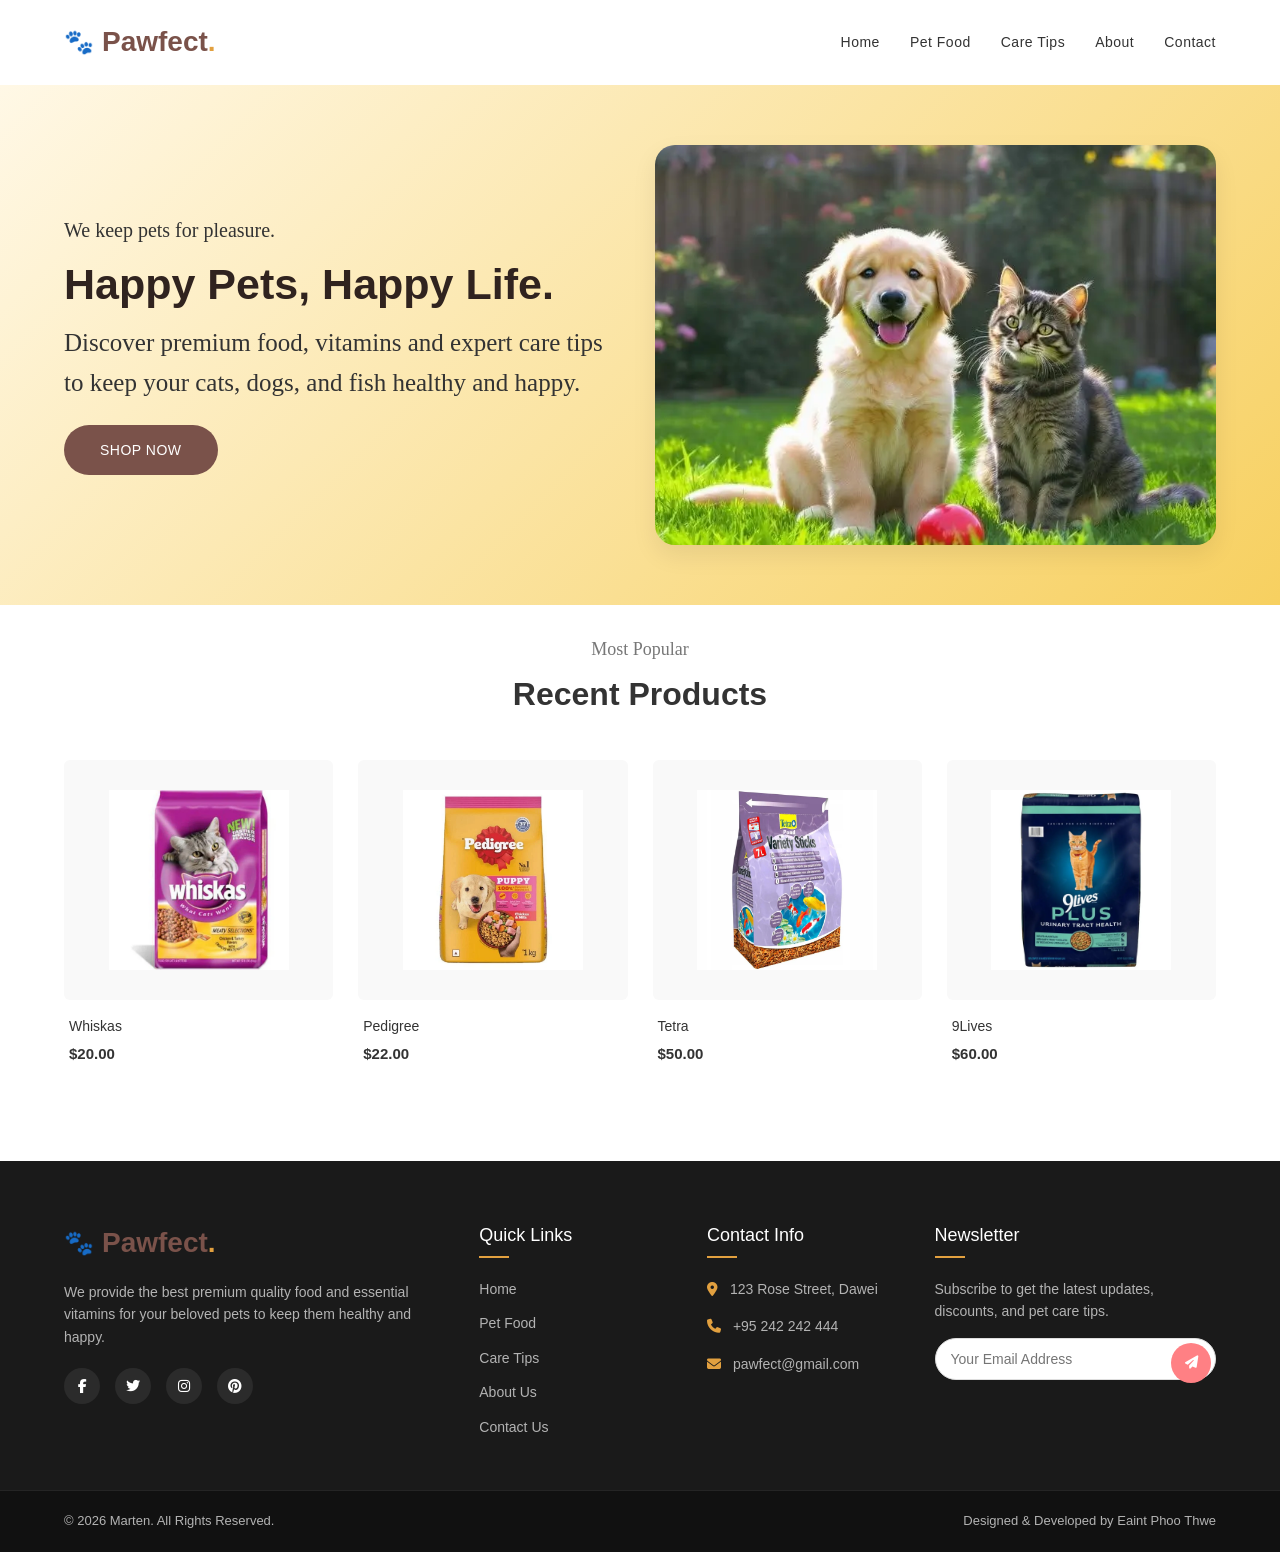
<file: index.html>
<!DOCTYPE html>
<html lang="en">

<head>
    <meta charset="UTF-8">
    <meta name="viewport" content="width=device-width, initial-scale=1.0">
    <meta name="description"
        content="Shop premium dog food, cat food, fish food, and essential pet vitamins in Dawei. Discover expert pet care tips to keep your pets happy and healthy.">
    <meta name="keywords"
        content="pet food Dawei, dog food Dawei, cat food Dawei, fish food Dawei, pet vitamins Myanmar, pet care tips Dawei, pet shop Dawei, buy pet food Tanintharyi">
    <title>Pawfect - Pet Food & Vitamins</title>
    <link rel="preconnect" href="https://fonts.googleapis.com">
    <link rel="preconnect" href="https://fonts.gstatic.com" crossorigin>
    <link rel="preload" as="style href="https://fonts.googleapis.com/css2?family=Fredoka:wght@400;600&family=Poppins:wght@300;400;500;600&display=swap"
    onload="this.onload=null;this.rel='stylesheet'">
    <link rel="preload" as="style" href="https://cdnjs.cloudflare.com/ajax/libs/font-awesome/6.4.0/css/all.min.css" onload="this.onload=null;this.rel='stylesheet'">
    <link rel="stylesheet" href="style.css">
</head>

<body>



    <header class="main-header">
        <div class="container container-flex">
            <a href="index.html" class="logo">
                <span class="logo-icon">🐾</span> Pawfect<span>.</span>
            </a>

            <button class="menu-toggle" aria-label="Toggle Navigation">
                <i class="fa-solid fa-bars"></i>
            </button>

            <nav class="nav-links">
                <a href="index.html">Home</a>
                <a href="food.html">Pet Food</a>
                <a href="caretips.html">Care Tips</a>
                <a href="about.html">About</a>
                <a href="contact.html">Contact</a>

            </nav>


        </div>
    </header>

    <main>

        <section class="hero-section">
            <div class="container container-grid hero-grid">
                <div class="hero-content">
                    <p class="hero-subtitle">We keep pets for pleasure.</p>
                    <h1 class="hero-title">Happy Pets, Happy Life.</h1>
                    <h2 class="hero-title1">Discover premium food, vitamins and expert care tips to keep your cats,
                        dogs, and fish healthy and happy.</h2>
                    <a href="food.html" class="btn-shop">SHOP NOW</a>
                </div>
                <div class="hero-image-container">
                    <img src="bg.webp" alt="Pets Group" class="hero-img" loading="eager" width="600" height="400">
                </div>
            </div>

        </section>



        <section class="products-section container">
            <div class="section-title-area">
                <p class="section-subtitle">Most Popular</p>
                <h2 class="section-title">Recent Products</h2>
            </div>

            <div class="products-grid">
                <div class="product-card">
                    <div class="product-img-holder">
                        <img src="cat_whiskas.webp" alt="Whiskas Cat Food" loading="lazy">

                    </div>
                    <div class="product-info">
                        <h3 class="product-name"><a href="food.html">Whiskas</a></h3>
                        <p class="product-price">$20.00</p>
                        
                    </div>
                </div>

                <div class="product-card">
                    <div class="product-img-holder">
                         <img src="dog_pedigree.webp" alt="Dog Food 2" loading="lazy">

                    </div>
                    <div class="product-info">
                        <h3 class="product-name"><a href="food.html">Pedigree</a></h3>
                        <p class="product-price">$22.00</p>
                        
                    </div>
                </div>

                <div class="product-card">
                    <div class="product-img-holder">
                        <img src="fish_tetra.webp"
                        alt="Fish Food 3" loading="lazy">

                    </div>
                    <div class="product-info">
                        <h3 class="product-name"><a href="food.html">Tetra</a></h3>
                        <p class="product-price"> $50.00</p>
                        
                    </div>
                </div>

                <div class="product-card">
                    <div class="product-img-holder">
                        <img src="cat_9lives.webp" alt="9Lives Cat Food" loading="lazy">


                    </div>
                    <div class="product-info">
                        <h3 class="product-name"><a href="food.html">9Lives</a></h3>
                        <p class="product-price">$60.00</p>
                        
                    </div>
                </div>
            </div>
        </section>

    </main>

    <script>
        const menuToggle = document.querySelector('.menu-toggle');
        const navLinks = document.querySelector('.nav-links');
        menuToggle.addEventListener('click', () => {
            navLinks.classList.toggle('open');
        });
    </script>
    <footer class="main-footer">
        <div class="container footer-grid">
            <div class="footer-col">
                <a href="index.html" class="logo" style="margin-bottom: 15px;">
                    <span class="logo-icon">🐾</span> Pawfect<span>.</span>
                </a>
                <p>We provide the best premium quality food and essential vitamins for your beloved pets to keep them
                    healthy and happy.</p>
                <div class="footer-socials">
                    <a href="https://www.facebook.com/" aria-label="Visit our facebook page"><i class="fa-brands fa-facebook-f"></i></a>
                    <a href="https://x.com/" aria-label="Visit our Twitter page"><i class="fa-brands fa-twitter"></i></a>
                    <a href="https://www.instagram.com/?hl=en" aria-label="Visit our Instagram page"><i class="fa-brands fa-instagram"></i></a>
                    <a href="https://www.pinterest.com/" aria-label="Visit our Pinterest page"><i class="fa-brands fa-pinterest"></i></a>
                </div>
            </div>

            <div class="footer-col">
                <h3>Quick Links</h3>
                <ul class="footer-links">
                    <li><a href="index.html">Home</a></li>
                    <li><a href="food.html">Pet Food</a></li>
                    <li><a href="caretips.html">Care Tips</a></li>
                    <li><a href="about.html">About Us</a></li>
                    <li><a href="contact.html">Contact Us</a></li>
                </ul>
            </div>

            <div class="footer-col">
                <h3>Contact Info</h3>
                <ul class="footer-contact">
                    <li><i class="fa-solid fa-location-dot"></i> 123 Rose Street, Dawei</li>
                    <li><i class="fa-solid fa-phone"></i> +95 242 242 444</li>
                    <li><i class="fa-solid fa-envelope"></i> pawfect@gmail.com</li>
                </ul>
            </div>

            <div class="footer-col">
                <h3>Newsletter</h3>
                <p>Subscribe to get the latest updates, discounts, and pet care tips.</p>
                <form class="footer-subscribe-form" id="subscribeForm">
                    <input type="email" placeholder="Your Email Address" required>
                    <button type="submit" aria-label="Subscribe to Newsletter"><i class="fa-solid fa-paper-plane"></i></button>
                </form>
            </div>
        </div>

        <div class="footer-bottom">
            <div class="container container-flex footer-bottom-flex">
                <p>&copy; 2026 Marten. All Rights Reserved.</p>
                <p class="developer-credit">Designed & Developed by Eaint Phoo Thwe</p>
            </div>
        </div>
    </footer>
    <script>
        document.getElementById('subscribeForm').addEventListener('submit', function (event) {
            event.preventDefault();
            alert('Thanks for subscribing!');
            this.reset();
        });
    </script>

</body>

</html>
</file>
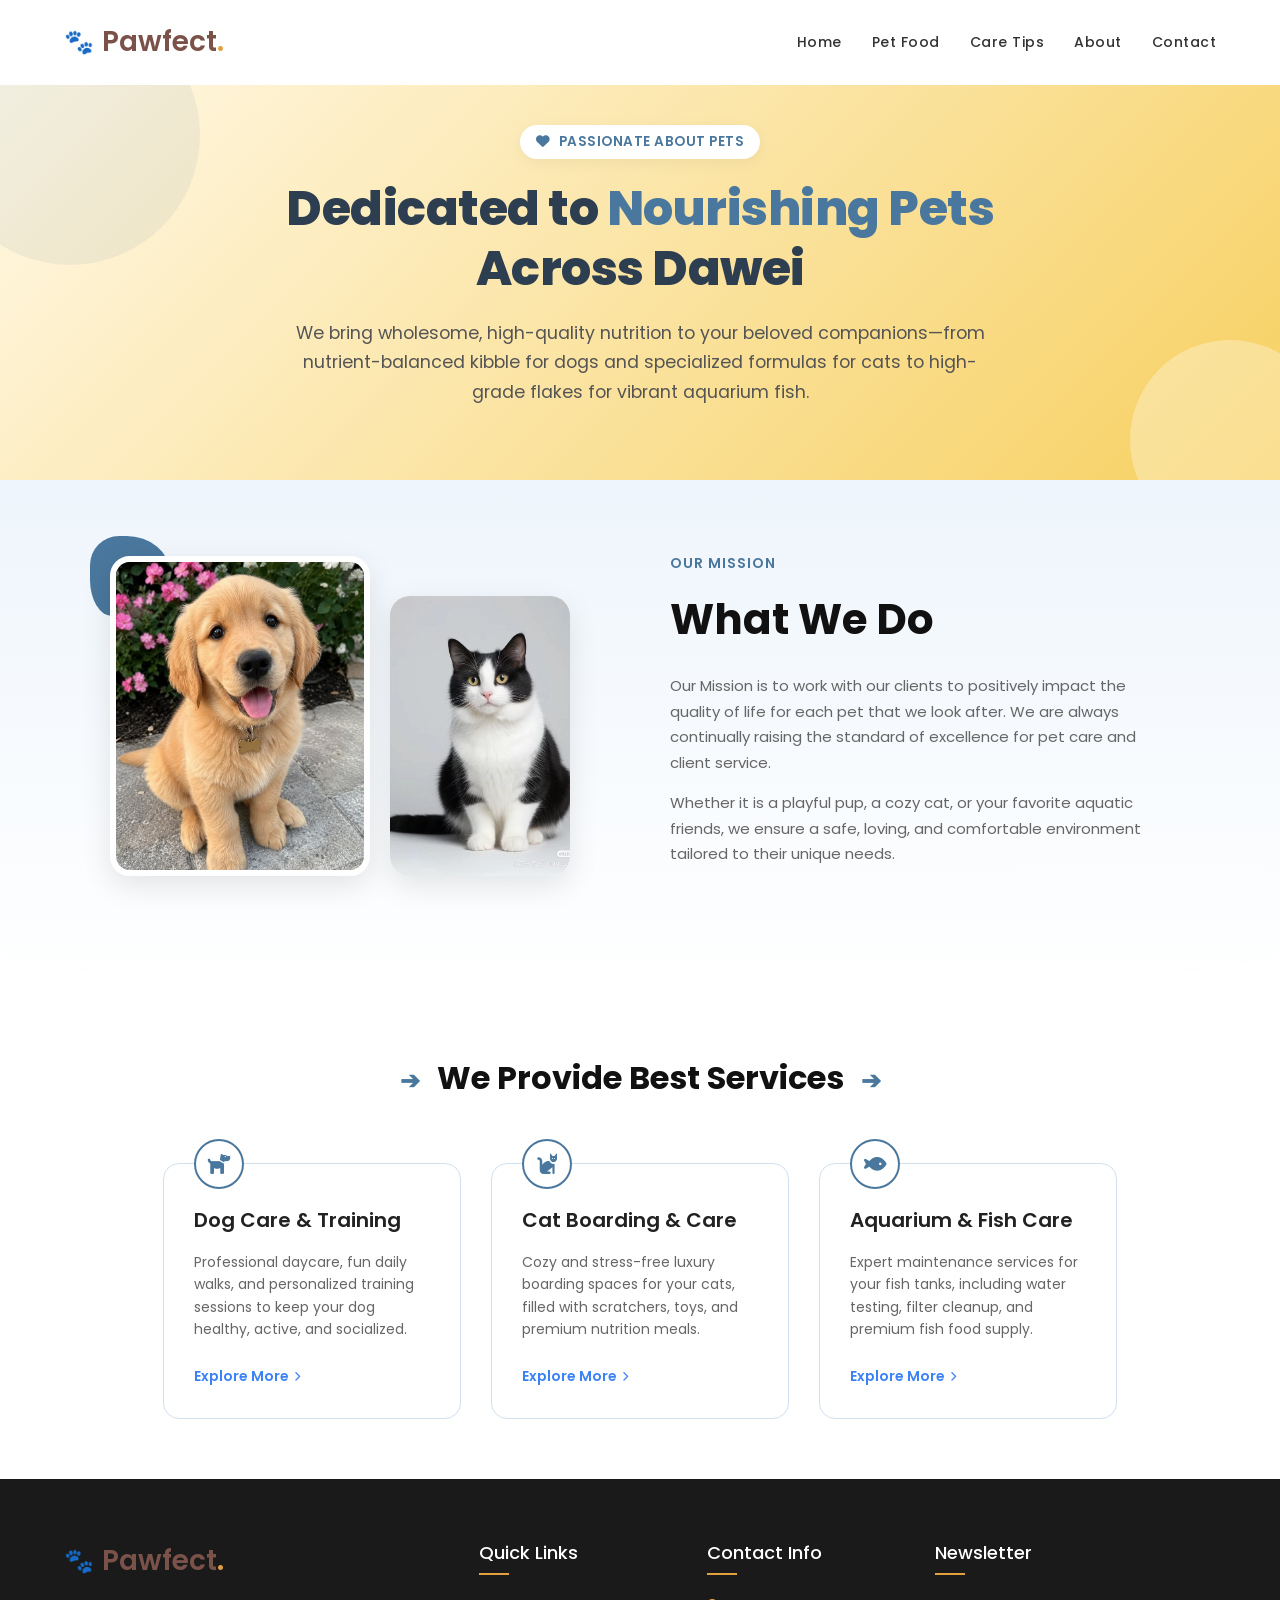
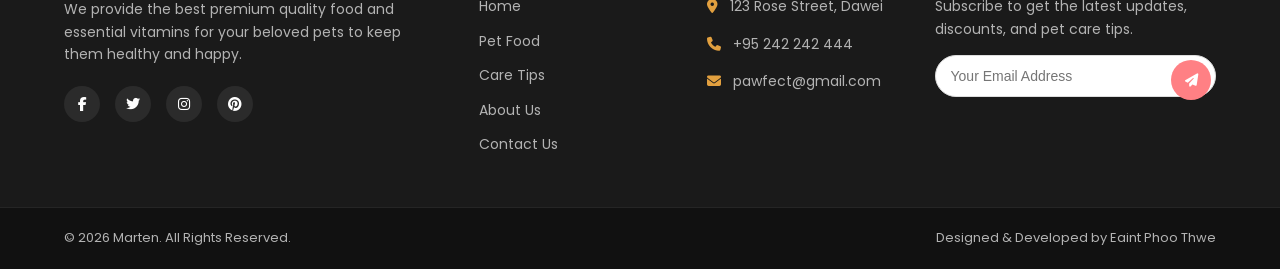
<file: about.html>
<!DOCTYPE html>
<html lang="en">

<head>
    <meta charset="UTF-8">
    <meta name="viewport" content="width=device-width, initial-scale=1.0">
    <meta name="description"
        content="Shop premium dog food, cat food, fish food, and essential pet vitamins in Dawei. Discover expert pet care tips to keep your pets happy and healthy.">
    <meta name="keywords"
        content="pet food Dawei, dog food Dawei, cat food Dawei, fish food Dawei, pet vitamins Myanmar, pet care tips Dawei, pet shop Dawei, buy pet food Tanintharyi">
    <title>Pawfect - Pet Food & Vitamins</title>
    <link rel="preconnect" href="https://fonts.googleapis.com">
    <link rel="preconnect" href="https://fonts.gstatic.com" crossorigin>
    <link
        href="https://fonts.googleapis.com/css2?family=Fredoka:wght@400;600&family=Poppins:wght@300;400;500;600&display=swap"
        rel="stylesheet">
    <link rel="stylesheet" href="https://cdnjs.cloudflare.com/ajax/libs/font-awesome/6.4.0/css/all.min.css">
    <link rel="stylesheet" href="style.css">
</head>

<body>



    <header class="main-header">
        <div class="container container-flex">
            <a href="index.html" class="logo">
                <span class="logo-icon">🐾</span> Pawfect<span>.</span>
            </a>

            <button class="menu-toggle" aria-label="Toggle Navigation">
                <i class="fa-solid fa-bars"></i>
            </button>

            <nav class="nav-links">
                <a href="index.html">Home</a>
                <a href="food.html">Pet Food</a>
                <a href="caretips.html">Care Tips</a>
                <a href="about.html">About</a>
                <a href="contact.html">Contact</a>

            </nav>


        </div>
    </header>

    <main>
        <header class="about-header">
            <div class="about-header-container">

                <!-- Top Badge -->
                <span class="about-badge">
                    <i class="fa-solid fa-heart"></i> Passionate About Pets
                </span>

                <!-- Main Title -->
                <h1 class="about-title">
                    Dedicated to <span class="highlight-text">Nourishing Pets</span> Across Dawei
                </h1>

                <!-- Subtitle -->
                <p class="about-subtitle">
                    We bring wholesome, high-quality nutrition to your beloved companions—from nutrient-balanced kibble
                    for dogs and specialized formulas for cats to high-grade flakes for vibrant aquarium fish.
                </p>

                <!-- Optional Quick Actions -->


            </div>

            <!-- Decorative Background Shapes -->
            <div class="decor-circle decor-1"></div>
            <div class="decor-circle decor-2"></div>
        </header>

        <section class="mission-section">
            <div class="container1 mission-container">
                <div class="image-gallery">
                    <div class="blob-bg"></div>
                    <div class="img-card main-img">
                        <img src="about_dog.jpg" alt="Happy White Dog">
                    </div>
                    <div class="img-card sub-img">
                        <img src="about_cat.jpg" alt="Cute Cat">
                    </div>
                </div>

                <div class="mission-content">
                    <span class="subtitle">Our Mission</span>
                    <h2>What We Do</h2>
                    <p>Our Mission is to work with our clients to positively impact the quality of life for each pet
                        that we look after. We are always continually raising the standard of excellence for pet care
                        and client service.</p>
                    <p>Whether it is a playful pup, a cozy cat, or your favorite aquatic friends, we ensure a safe,
                        loving, and comfortable environment tailored to their unique needs.</p>
                </div>
            </div>
        </section>

        <section class="services-section">
            <div class="container">
                <h2 class="services-title"><span>➔</span> We Provide Best Services <span>➔</span></h2>

                <div class="services-grid">
                    <div class="service-card">
                        <div class="icon-wrapper">
                            <div class="icon-circle">
                                <i class="fa-solid fa-dog"></i>
                            </div>
                        </div>
                        <h3>Dog Care & Training</h3>
                        <p>Professional daycare, fun daily walks, and personalized training sessions to keep your dog
                            healthy, active, and socialized.</p>
                        <a href="#" class="explore-btn">Explore More <i class="fa-solid fa-chevron-right"></i></a>
                    </div>

                    <div class="service-card">
                        <div class="icon-wrapper">
                            <div class="icon-circle">
                                <i class="fa-solid fa-cat"></i>
                            </div>
                        </div>
                        <h3>Cat Boarding & Care</h3>
                        <p>Cozy and stress-free luxury boarding spaces for your cats, filled with scratchers, toys, and
                            premium nutrition meals.</p>
                        <a href="#" class="explore-btn">Explore More <i class="fa-solid fa-chevron-right"></i></a>
                    </div>

                    <div class="service-card">
                        <div class="icon-wrapper">
                            <div class="icon-circle">
                                <i class="fa-solid fa-fish"></i>
                            </div>
                        </div>
                        <h3>Aquarium & Fish Care</h3>
                        <p>Expert maintenance services for your fish tanks, including water testing, filter cleanup, and
                            premium fish food supply.</p>
                        <a href="#" class="explore-btn">Explore More <i class="fa-solid fa-chevron-right"></i></a>
                    </div>
                </div>
            </div>
        </section>
    </main>


    <footer class="main-footer">
        <div class="container footer-grid">
            <div class="footer-col">
                <a href="index.html" class="logo" style="margin-bottom: 15px;">
                    <span class="logo-icon">🐾</span> Pawfect<span>.</span>
                </a>
                <p>We provide the best premium quality food and essential vitamins for your beloved pets to keep them
                    healthy and happy.</p>
                 <div class="footer-socials">
                    <a href="https://www.facebook.com/" aria-label="Visit our facebook page"><i class="fa-brands fa-facebook-f"></i></a>
                    <a href="https://x.com/" aria-label="Visit our Twitter page"><i class="fa-brands fa-twitter"></i></a>
                    <a href="https://www.instagram.com/?hl=en" aria-label="Visit our Instagram page"><i class="fa-brands fa-instagram"></i></a>
                    <a href="https://www.pinterest.com/" aria-label="Visit our Pinterest page"><i class="fa-brands fa-pinterest"></i></a>
                </div>
            </div>

            <div class="footer-col">
                <h3>Quick Links</h3>
                <ul class="footer-links">
                    <li><a href="index.html">Home</a></li>
                    <li><a href="food.html">Pet Food</a></li>
                    <li><a href="caretips.html">Care Tips</a></li>
                    <li><a href="about.html">About Us</a></li>
                    <li><a href="contact.html">Contact Us</a></li>
                </ul>
            </div>

            <div class="footer-col">
                <h3>Contact Info</h3>
                <ul class="footer-contact">
                    <li><i class="fa-solid fa-location-dot"></i> 123 Rose Street, Dawei</li>
                    <li><i class="fa-solid fa-phone"></i> +95 242 242 444</li>
                    <li><i class="fa-solid fa-envelope"></i> pawfect@gmail.com</li>
                </ul>
            </div>

            <div class="footer-col">
                <h3>Newsletter</h3>
                <p>Subscribe to get the latest updates, discounts, and pet care tips.</p>
                <form class="footer-subscribe-form" id="subscribeForm">
                    <input type="email" placeholder="Your Email Address" required>
                    <button type="submit" aria-label="Subscribe to Newsletter"><i class="fa-solid fa-paper-plane"></i></button>
                </form>
            </div>
        </div>

        <div class="footer-bottom">
            <div class="container container-flex footer-bottom-flex">
                <p>&copy; 2026 Marten. All Rights Reserved.</p>
                <p class="developer-credit">Designed & Developed by Eaint Phoo Thwe</p>
            </div>
        </div>
    </footer>
    <script>
        document.getElementById('subscribeForm').addEventListener('submit', function (event) {
            event.preventDefault();
            alert('Thanks for subscribing!');
            this.reset();
        });

        const menuToggle = document.querySelector('.menu-toggle');
        const navLinks = document.querySelector('.nav-links');
        menuToggle.addEventListener('click', () => {
            navLinks.classList.toggle('open');
        });

    </script>

</body>

</html>
</file>
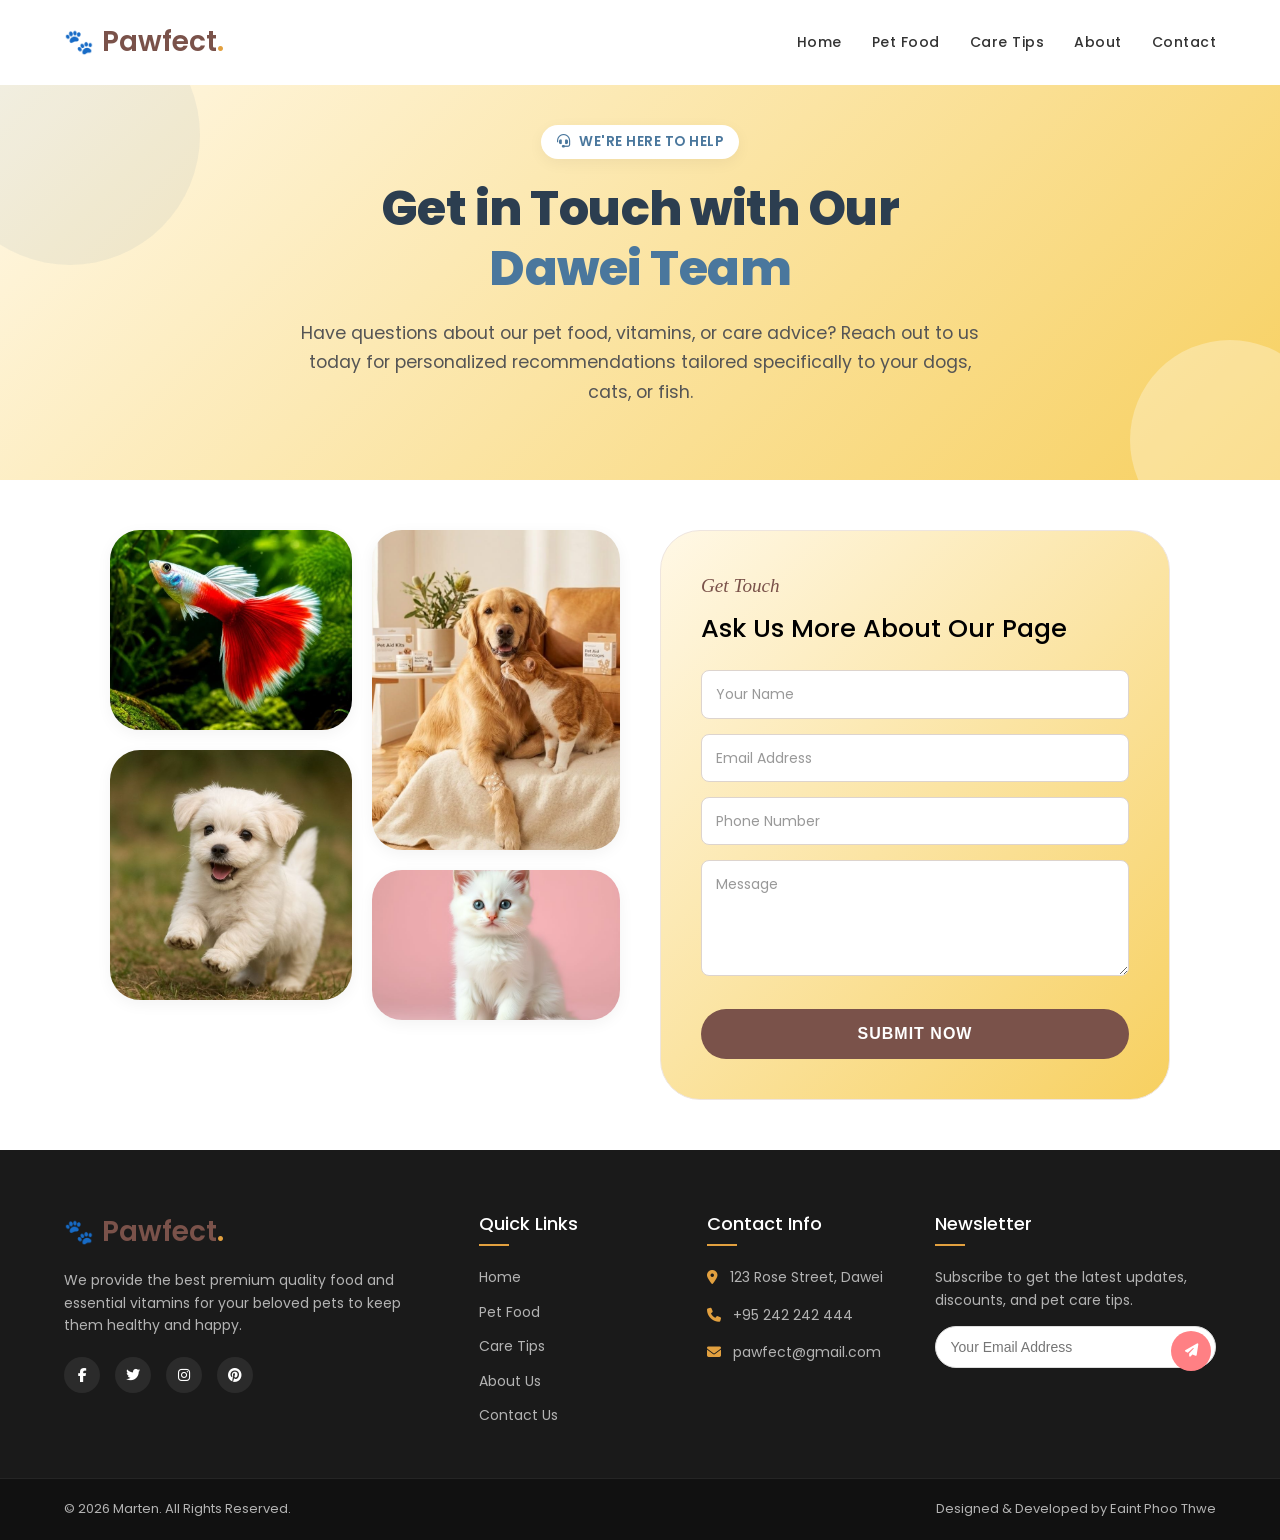
<file: contact.html>
<!DOCTYPE html>
<html lang="en">


<head>
    <meta charset="UTF-8">
    <meta name="viewport" content="width=device-width, initial-scale=1.0">
    <meta name="description"
        content="Shop premium dog food, cat food, fish food, and essential pet vitamins in Dawei. Discover expert pet care tips to keep your pets happy and healthy.">
    <meta name="keywords"
        content="pet food Dawei, dog food Dawei, cat food Dawei, fish food Dawei, pet vitamins Myanmar, pet care tips Dawei, pet shop Dawei, buy pet food Tanintharyi">
    <title>Pawfect - Pet Food & Vitamins</title>
    <link rel="preconnect" href="https://fonts.googleapis.com">
    <link rel="preconnect" href="https://fonts.gstatic.com" crossorigin>
    <link
        href="https://fonts.googleapis.com/css2?family=Fredoka:wght@400;600&family=Poppins:wght@300;400;500;600&display=swap"
        rel="stylesheet">
    <link rel="stylesheet" href="https://cdnjs.cloudflare.com/ajax/libs/font-awesome/6.4.0/css/all.min.css">
    <link rel="stylesheet" href="style.css">
</head>

<body>



    <header class="main-header">
        <div class="container container-flex">
            <a href="index.html" class="logo">
                <span class="logo-icon">🐾</span> Pawfect<span>.</span>
            </a>

            <button class="menu-toggle" aria-label="Toggle Navigation">
                <i class="fa-solid fa-bars"></i>
            </button>

            <nav class="nav-links">
                <a href="index.html">Home</a>
                <a href="food.html">Pet Food</a>
                <a href="caretips.html">Care Tips</a>
                <a href="about.html">About</a>
                <a href="contact.html">Contact</a>

            </nav>


        </div>
    </header>
    <main>
       <header class="contact-header">
  <div class="contact-header-container">
    
    <!-- Top Badge -->
    <span class="contact-badge">
      <i class="fa-solid fa-headset"></i> We're Here to Help
    </span>

    <!-- Main Title -->
    <h1 class="contact-title">
      Get in Touch with Our <span class="highlight-text">Dawei Team</span>
    </h1>

    <!-- Subtitle -->
    <p class="contact-subtitle">
      Have questions about our pet food, vitamins, or care advice? Reach out to us today for personalized recommendations tailored specifically to your dogs, cats, or fish.
    </p>

    <!-- Quick Action / Direct Info Links -->
   

  </div>

  <!-- Decorative Background Shapes -->
  <div class="decor-circle decor-1"></div>
  <div class="decor-circle decor-2"></div>
</header>

    <div class="contact-main-container">
        
        <div class="image-gallery">
            <div class="gallery-column">
                <div class="img-box img-top-left">
                    <img src="contact2.jpg" alt="Dog in bath">
                </div>
                <div class="img-box img-bottom-left">
                    <img src="contact3.jpg" alt="Dog with hat">
                </div>
            </div>
            
            <div class="gallery-column">
                <div class="img-box img-center-tall">
                    <img src="contact1.jpg" alt="Happy dog with mane">
                </div>
                <div class="img-box img-bottom-right">
                    <img src="contact4.jpg" alt="Dog with owner">
                </div>
            </div>
        </div>

        <div class="form-container">
            <span class="form-tagline">Get Touch</span>
            <h2>Ask Us More About Our Page</h2>
            
            <form class="services-form" id="contactForm">
                <div class="form-group">
                    <input type="text" placeholder="Your Name" required>
                </div>
                
                <div class="form-group">
                    <input type="email" placeholder="Email Address" required>
                </div>
                
                <div class="form-group">
                    <input type="tel" placeholder="Phone Number">
                </div>
            
                
                <div class="form-group">
                    <textarea placeholder="Message" rows="4" required></textarea>
                </div>
                
                <button type="submit" class="btn-submit-now">SUBMIT NOW</button>
            </form>
        </div>

    </div>
        </main>

    
<footer class="main-footer">
        <div class="container footer-grid">
            <div class="footer-col">
                <a href="index.html" class="logo" style="margin-bottom: 15px;">
                    <span class="logo-icon">🐾</span> Pawfect<span>.</span>
                </a>
                <p>We provide the best premium quality food and essential vitamins for your beloved pets to keep them
                    healthy and happy.</p>
                 <div class="footer-socials">
                    <a href="https://www.facebook.com/" aria-label="Visit our facebook page"><i class="fa-brands fa-facebook-f"></i></a>
                    <a href="https://x.com/" aria-label="Visit our Twitter page"><i class="fa-brands fa-twitter"></i></a>
                    <a href="https://www.instagram.com/?hl=en" aria-label="Visit our Instagram page"><i class="fa-brands fa-instagram"></i></a>
                    <a href="https://www.pinterest.com/" aria-label="Visit our Pinterest page"><i class="fa-brands fa-pinterest"></i></a>
                </div>
            </div>

            <div class="footer-col">
                <h3>Quick Links</h3>
                <ul class="footer-links">
                    <li><a href="index.html">Home</a></li>
                    <li><a href="food.html">Pet Food</a></li>
                    <li><a href="caretips.html">Care Tips</a></li>
                    <li><a href="about.html">About Us</a></li>
                    <li><a href="contact.html">Contact Us</a></li>
                </ul>
            </div>

            <div class="footer-col">
                <h3>Contact Info</h3>
                <ul class="footer-contact">
                    <li><i class="fa-solid fa-location-dot"></i> 123 Rose Street, Dawei</li>
                    <li><i class="fa-solid fa-phone"></i> +95 242 242 444</li>
                    <li><i class="fa-solid fa-envelope"></i> pawfect@gmail.com</li>
                </ul>
            </div>

            <div class="footer-col">
                <h3>Newsletter</h3>
                <p>Subscribe to get the latest updates, discounts, and pet care tips.</p>
                <form class="footer-subscribe-form" id="subscribeForm">
                    <input type="email" placeholder="Your Email Address" required>
                    <button type="submit" aria-label="Subscribe to Newsletter"><i class="fa-solid fa-paper-plane"></i></button>
                </form>
            </div>
        </div>

        <div class="footer-bottom">
            <div class="container container-flex footer-bottom-flex">
                <p>&copy; 2026 Marten. All Rights Reserved.</p>
                <p class="developer-credit">Designed & Developed by Eaint Phoo Thwe</p>
            </div>
        </div>
    </footer>
    <script>
        document.getElementById('subscribeForm').addEventListener('submit', function (event) {
            event.preventDefault();
            alert('Thanks for subscribing!');
            this.reset();
        });

        document.getElementById('contactForm').addEventListener('submit', function(event) {
    // Prevent the page from refreshing immediately
    event.preventDefault();

    // Show default browser popup
    alert('Your message send successfully');

    // Optional: Clear form inputs after sending
    this.reset();
});


        const menuToggle = document.querySelector('.menu-toggle');
        const navLinks = document.querySelector('.nav-links');
        menuToggle.addEventListener('click', () => {
            navLinks.classList.toggle('open');
        });
  
    </script>
</body>
</html>
</file>
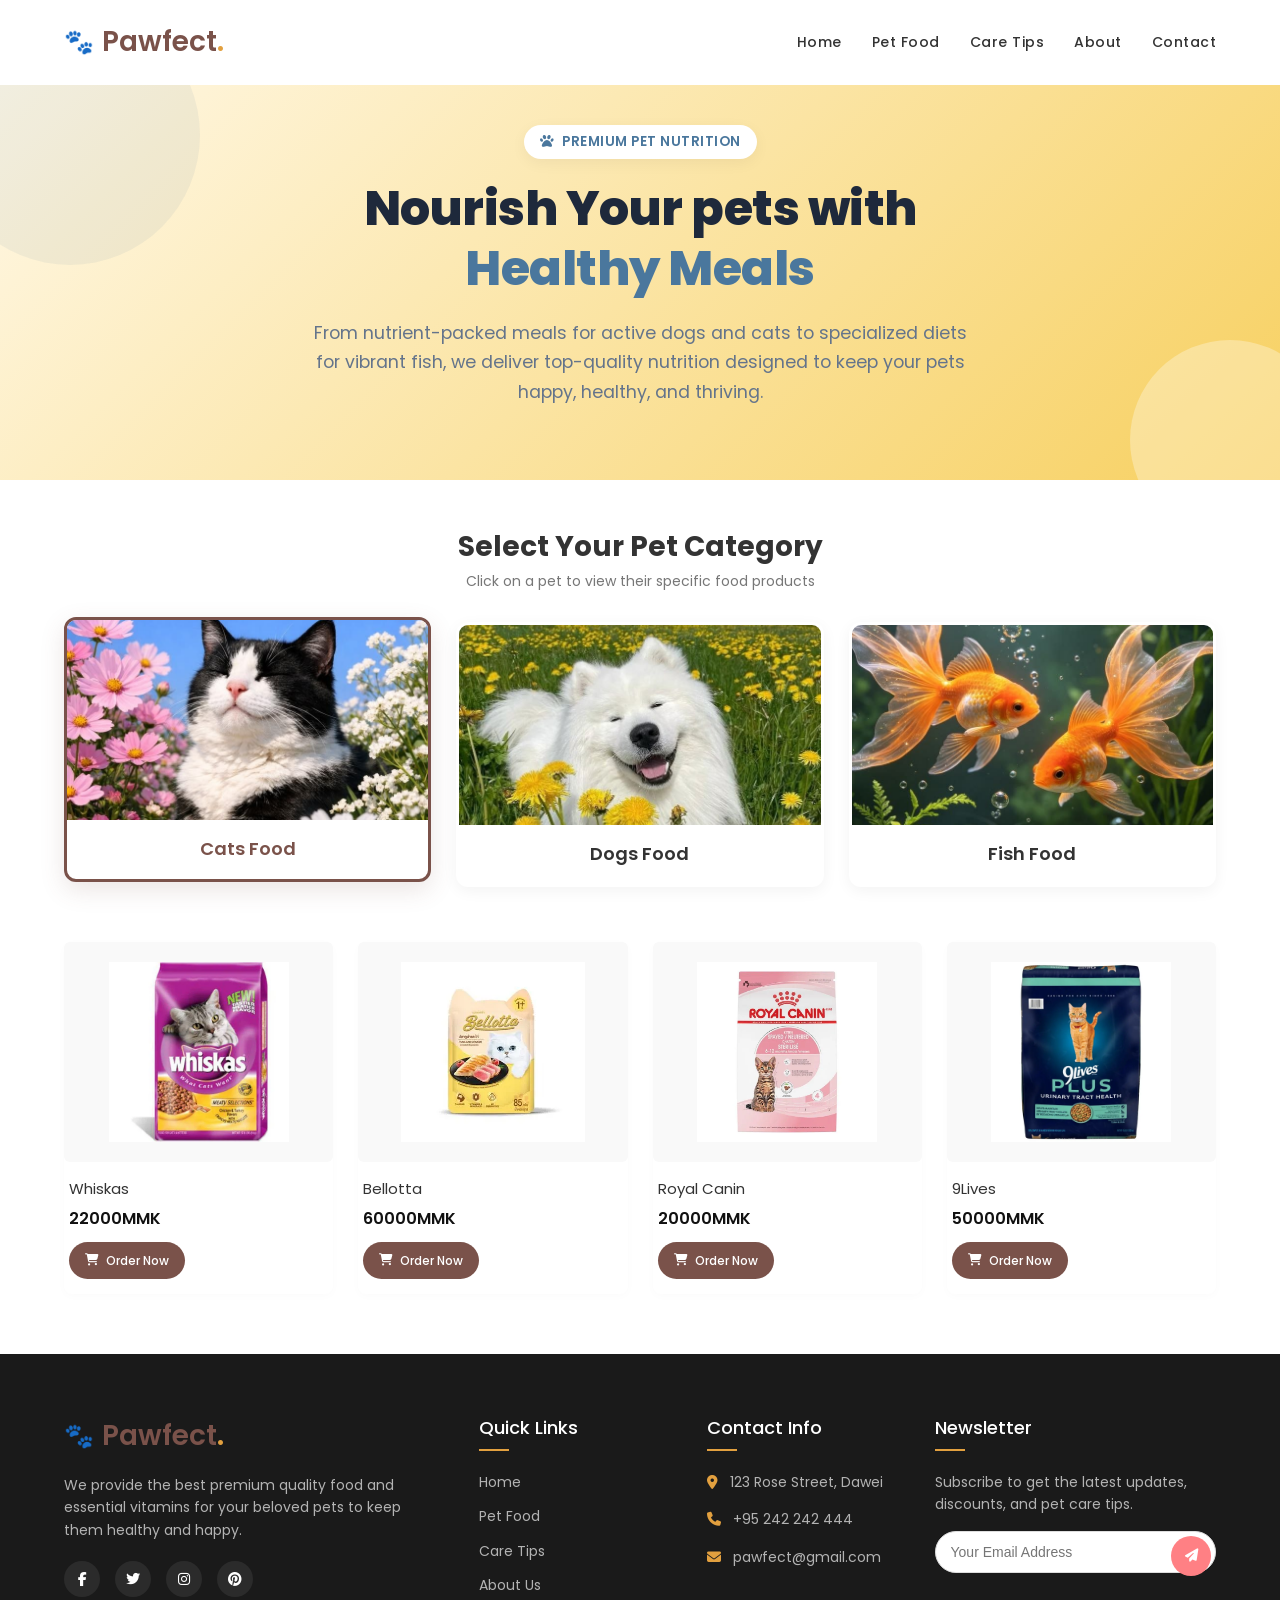
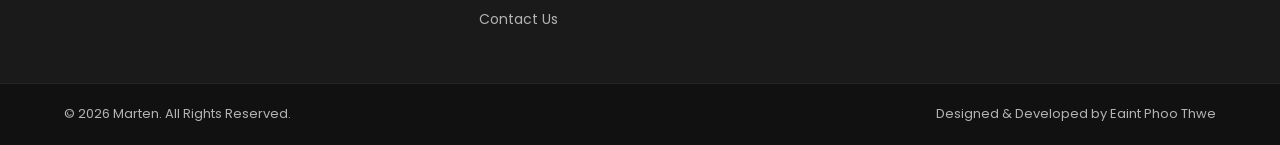
<file: food.html>
<!DOCTYPE html>
<html lang="en">

<head>
    <meta charset="UTF-8">
    <meta name="viewport" content="width=device-width, initial-scale=1.0">
    <meta name="description"
        content="Shop premium dog food, cat food, fish food, and essential pet vitamins in Dawei. Discover expert pet care tips to keep your pets happy and healthy.">
    <meta name="keywords"
        content="pet food Dawei, dog food Dawei, cat food Dawei, fish food Dawei, pet vitamins Myanmar, pet care tips Dawei, pet shop Dawei, buy pet food Tanintharyi">
    <title>Pawfect - Pet Food & Vitamins</title>
    <link rel="preconnect" href="https://fonts.googleapis.com">
    <link rel="preconnect" href="https://fonts.gstatic.com" crossorigin>
    <link
        href="https://fonts.googleapis.com/css2?family=Fredoka:wght@400;600&family=Poppins:wght@300;400;500;600&display=swap"
        rel="stylesheet">
    <link rel="stylesheet" href="https://cdnjs.cloudflare.com/ajax/libs/font-awesome/6.4.0/css/all.min.css">
    <link rel="stylesheet" href="style.css">
</head>

<body>



    <header class="main-header">
        <div class="container container-flex">
            <a href="index.html" class="logo">
                <span class="logo-icon">🐾</span> Pawfect<span>.</span>
            </a>

            <button class="menu-toggle" aria-label="Toggle Navigation">
                <i class="fa-solid fa-bars"></i>
            </button>

            <nav class="nav-links">
                <a href="index.html">Home</a>
                <a href="food.html">Pet Food</a>
                <a href="caretips.html">Care Tips</a>
                <a href="about.html">About</a>
                <a href="contact.html">Contact</a>

            </nav>


        </div>
    </header>

    <main>
        <header class="food-header">
            <div class="food-header-container">

                <!-- Optional Tag/Badge -->
                <span class="food-badge">
                    <i class="fa-solid fa-paw"></i> Premium Pet Nutrition
                </span>

                <!-- Engaging Headline -->
                <h1 class="food-title">
                    Nourish Your pets with <span class="highlight-text">Healthy Meals</span>
                </h1>

                <!-- Descriptive Subtitle -->
                <p class="food-subtitle">
                    From nutrient-packed meals for active dogs and cats to specialized diets for vibrant fish,
                    we deliver top-quality nutrition designed to keep your pets happy, healthy, and thriving.
                </p>

                <!-- Call-to-Action Buttons -->


            </div>

            <!-- Subtle Decorative Background Circles -->
            <div class="decor-circle decor-1"></div>
            <div class="decor-circle decor-2"></div>
        </header>
        <section class="filter-section container">
            <div class="filter-title">
                <h2>Select Your Pet Category</h2>
                <p>Click on a pet to view their specific food products</p>
            </div>

            <div class="pet-selector-grid">
                <div class="pet-card active" data-target="cat">
                    <div class="pet-img-wrapper">
                        <img src="cat.jpg" alt="Cats">
                    </div>
                    <h3>Cats Food</h3>
                </div>

                <div class="pet-card" data-target="dog">
                    <div class="pet-img-wrapper">
                        <img src="dog.jpg" alt="Dogs">
                    </div>
                    <h3>Dogs Food</h3>
                </div>

                <div class="pet-card" data-target="fish">
                    <div class="pet-img-wrapper">
                        <img src="fish.jpg" alt="Fish">
                    </div>
                    <h3>Fish Food</h3>
                </div>
            </div>
        </section>

        <section class="products-display-section container">
            <div class="products-showcase-grid">



                <!-- Whiskas -->
                <div class="product-item" data-category="cat">
                    <div class="prod-img-box">
                        <img src="cat_whiskas.webp" alt="Whiskas Cat Food" loading="lazy">
                    </div>
                    <div class="prod-details">
                        <h4>Whiskas</h4>
                        <p class="price">22000MMK</p>
                        <a class="order-now-btn" href="order.html?product=Whiskas">
                            <i class="fa-solid fa-cart-shopping"></i> Order Now
                        </a>
                    </div>
                </div>

                <!-- Bellotta -->
                <div class="product-item" data-category="cat">
                    <div class="prod-img-box">
                        <img src="cat_bellota.webp" alt="Bellotta Cat Food" loading="lazy">
                    </div>
                    <div class="prod-details">
                        <h4>Bellotta</h4>
                        <p class="price">60000MMK</p>
                        <a class="order-now-btn" href="order.html?product=Bellotta">
                            <i class="fa-solid fa-cart-shopping"></i> Order Now
                        </a>
                    </div>
                </div>

                <!-- Royal Canin -->
                <div class="product-item" data-category="cat">
                    <div class="prod-img-box">
                        <img src="cat_royal.webp" alt="Royal Canin Cat Food" loading="lazy">
                    </div>
                    <div class="prod-details">
                        <h4>Royal Canin</h4>
                        <p class="price">20000MMK</p>
                        <a class="order-now-btn" href="order.html?product=RoyalCanin">
                            <i class="fa-solid fa-cart-shopping"></i> Order Now
                        </a>
                    </div>
                </div>

                <!-- 9Lives -->
                <div class="product-item" data-category="cat">
                    <div class="prod-img-box">
                        <img src="cat_9lives.webp" alt="9Lives Cat Food" loading="lazy">
                    </div>
                    <div class="prod-details">
                        <h4>9Lives</h4>
                        <p class="price">50000MMK</p>
                        <a class="order-now-btn" href="order.html?product=9Lives">
                            <i class="fa-solid fa-cart-shopping"></i> Order Now
                        </a>
                    </div>
                </div>



                <div class="product-item hide" data-category="dog">
                    <div class="prod-img-box">
                        <img src="dog_logo.webp" alt="Dog Food 1" loading="lazy">
                    </div>
                    <div class="prod-details">
                        <h4>Logo</h4>
                        <p class="price">22500MMK</p>
                        <a class="order-now-btn" href="order.html?product=Logo"><i
                                class="fa-solid fa-cart-shopping"></i>
                            Order Now</a>
                    </div>
                </div>

                <div class="product-item hide" data-category="dog">
                    <div class="prod-img-box">
                        <img src="dog_pedigree.webp" alt="Dog Food 2" loading="lazy">
                    </div>
                    <div class="prod-details">
                        <h4>Pedigree</h4>
                        <p class="price">25000MMK</p>
                        <a class="order-now-btn" href="order.html?product=Pedigree"><i
                                class="fa-solid fa-cart-shopping"></i> Order Now</a>
                    </div>
                </div>

                <div class="product-item hide" data-category="dog">
                    <div class="prod-img-box">
                        <img src="dog_purini.webp" alt="Dog Food 3" loading="lazy">
                    </div>
                    <div class="prod-details">
                        <h4>Purina</h4>
                        <p class="price">27500MMK</p>
                        <a class="order-now-btn" href="order.html?product=Purina"><i
                                class="fa-solid fa-cart-shopping"></i>
                            Order Now</a>
                    </div>
                </div>

                <div class="product-item hide" data-category="dog">
                    <div class="prod-img-box">
                        <img src="dog_snappy.webp" alt="Dog Food 4" loading="lazy">
                    </div>
                    <div class="prod-details">
                        <h4>Snappy Snacks</h4>
                        <p class="price">30000MMK</p>
                        <a class="order-now-btn" href="order.html?product=Snappy"><i
                                class="fa-solid fa-cart-shopping"></i>
                            Order Now</a>
                    </div>
                </div>

                <div class="product-item hide" data-category="fish">
                    <div class="prod-img-box">
                        <img src="fish_tetra.webp" alt="Fish Food 1" loading="lazy">
                    </div>
                    <div class="prod-details">
                        <h4>Tetra</h4>
                        <p class="price">12500MMK</p>
                        <a class="order-now-btn" href="order.html?product=Tetra"><i
                                class="fa-solid fa-cart-shopping"></i> Order Now</a>
                    </div>
                </div>

                <div class="product-item hide" data-category="fish">
                    <div class="prod-img-box">
                        <img src="fish_sticks.webp" alt="Fish Food 2" loading="lazy">
                    </div>
                    <div class="prod-details">
                        <h4>Sticks</h4>
                        <p class="price">15000MMK</p>
                        <a class="order-now-btn" href="order.html?product=Sticks"><i
                                class="fa-solid fa-cart-shopping"></i> Order Now</a>
                    </div>
                </div>

                <div class="product-item hide" data-category="fish">
                    <div class="prod-img-box">
                        <img src="fish_aqua.webp" alt="Fish Food 3" loading="lazy">
                    </div>
                    <div class="prod-details">
                        <h4>Aquascape</h4>
                        <p class="price">17500MMK</p>
                        <a class="order-now-btn" href="order.html?product=Aquascape"><i
                                class="fa-solid fa-cart-shopping"></i> Order Now</a>
                    </div>
                </div>

                <div class="product-item hide" data-category="fish">
                    <div class="prod-img-box">
                        <img src="fish_aquanutri.webp" alt="Fish Food 4" loading="lazy">
                    </div>
                    <div class="prod-details">
                        <h4>AquaNutri</h4>
                        <p class="price">20000MMK</p>
                        <a class="order-now-btn" href="order.html?product=Aquanutri"><i
                                class="fa-solid fa-cart-shopping"></i> Order Now</a>
                    </div>
                </div>

            </div>
        </section>
    </main>
    <script>
        document.querySelectorAll('.pet-card').forEach(card => {
            card.addEventListener('click', function () {
                // Remove active status from all selection cards
                document.querySelectorAll('.pet-card').forEach(c => c.classList.remove('active'));
                // Add active status to clicked card
                this.classList.add('active');

                const selectedCategory = this.getAttribute('data-target');

                // Filter products logic ("all" category support included)
                document.querySelectorAll('.product-item').forEach(item => {
                    const itemCategory = item.getAttribute('data-category');
                    if (selectedCategory === 'all' || itemCategory === selectedCategory) {
                        item.classList.remove('hide');
                    } else {
                        item.classList.add('hide');
                    }
                });
            });
        });

        const menuToggle = document.querySelector('.menu-toggle');
        const navLinks = document.querySelector('.nav-links');
        menuToggle.addEventListener('click', () => navLinks.classList.toggle('open'));

        document.getElementById('subscribeForm').addEventListener('submit', function (event) {
            event.preventDefault();
            alert('Thanks for subscribing!');
            this.reset();
        });
    </script>




    <footer class="main-footer">
        <div class="container footer-grid">
            <div class="footer-col">
                <a href="index.html" class="logo" style="margin-bottom: 15px;">
                    <span class="logo-icon">🐾</span> Pawfect<span>.</span>
                </a>
                <p>We provide the best premium quality food and essential vitamins for your beloved pets to keep them
                    healthy and happy.</p>
                <div class="footer-socials">
                    <a href="https://www.facebook.com/" aria-label="Visit our facebook page"><i
                            class="fa-brands fa-facebook-f"></i></a>
                    <a href="https://x.com/" aria-label="Visit our Twitter page"><i
                            class="fa-brands fa-twitter"></i></a>
                    <a href="https://www.instagram.com/?hl=en" aria-label="Visit our Instagram page"><i
                            class="fa-brands fa-instagram"></i></a>
                    <a href="https://www.pinterest.com/" aria-label="Visit our Pinterest page"><i
                            class="fa-brands fa-pinterest"></i></a>
                </div>
            </div>

            <div class="footer-col">
                <h3>Quick Links</h3>
                <ul class="footer-links">
                    <li><a href="index.html">Home</a></li>
                    <li><a href="food.html">Pet Food</a></li>
                    <li><a href="caretips.html">Care Tips</a></li>
                    <li><a href="about.html">About Us</a></li>
                    <li><a href="contact.html">Contact Us</a></li>
                </ul>
            </div>

            <div class="footer-col">
                <h3>Contact Info</h3>
                <ul class="footer-contact">
                    <li><i class="fa-solid fa-location-dot"></i> 123 Rose Street, Dawei</li>
                    <li><i class="fa-solid fa-phone"></i> +95 242 242 444</li>
                    <li><i class="fa-solid fa-envelope"></i> pawfect@gmail.com</li>
                </ul>
            </div>

            <div class="footer-col">
                <h3>Newsletter</h3>
                <p>Subscribe to get the latest updates, discounts, and pet care tips.</p>
                <form class="footer-subscribe-form" id="subscribeForm">
                    <input type="email" placeholder="Your Email Address" required>
                    <button type="submit" aria-label="Subscribe to Newsletter"><i
                            class="fa-solid fa-paper-plane"></i></button>
                </form>
            </div>
        </div>

        <div class="footer-bottom">
            <div class="container container-flex footer-bottom-flex">
                <p>&copy; 2026 Marten. All Rights Reserved.</p>
                <p class="developer-credit">Designed & Developed by Eaint Phoo Thwe</p>
            </div>
        </div>
    </footer>


</body>

</html>
</file>
<file: style.css>
:root {
    --primary-color: #7a524a;
    --accent-yellow: #fcedc0;
    --text-main: #333333;
    --text-muted: #777777;
    --white: #ffffff;
    --light-bg: #f9f9f9;
    --font-heading: 'Fredoka', sans-serif;
    --font-body: 'Poppins', sans-serif;
    --transition: all 0.3s ease;
}

* {
    margin: 0;
    padding: 0;
    box-sizing: border-box;
}

body {
    font-family: var(--font-body);
    color: var(--text-main);
    background-color: var(--white);
    overflow-x: hidden;
    line-height: 1.6;
}

a {
    text-decoration: none;
    color: inherit;
    transition: var(--transition);
}

button {
    background: none;
    border: none;
    cursor: pointer;
    outline: none;
}

img {
    max-width: 100%;
    display: block;
}

.container {
    width: 90%;
    max-width: 1200px;
    margin: 0 auto;
}

.container-flex {
    display: flex;
    justify-content: space-between;
    align-items: center;
}

.top-bar {
    background-color: #222222;
    color: #bbbbbb;
    font-size: 12px;
    padding: 8px 0;
    border-bottom: 1px solid #333;
}

.top-bar-right span {
    margin-left: 20px;
    cursor: pointer;
}

.top-bar-right span i {
    font-size: 10px;
    margin-left: 4px;
}
.main-header {
    background-color: var(--white);
    padding: 20px 0;
    position: relative;
    box-shadow: 0 2px 10px rgba(0, 0, 0, 0.03);
}

.logo {
    font-family: var(--font-body);
    font-weight: 600;
    font-size: 28px;
    color: var(--primary-color);
    display: flex;
    align-items: center;
}

.logo .logo-icon {
    font-size: 24px;
    margin-right: 8px;
}

.logo span {
    color: #e2a03f;
}


.nav-links {
    display: flex;
    gap: 30px;
}

.nav-links a {
    font-size: 14px;
    font-weight: 500;
    letter-spacing: 0.5px;
    position: relative;
    padding: 5px 0;
}

.nav-links a:hover,
.nav-links a.active {
    color: #e2a03f;
}

.header-utils {
    display: flex;
    gap: 20px;
    align-items: center;
}

.header-utils i {
    font-size: 18px;
    color: var(--text-main);
}

.cart-btn {
    position: relative;
    display: flex;
    align-items: center;
}

.cart-count {
    background-color: var(--primary-color);
    color: var(--white);
    font-size: 10px;
    font-weight: bold;
    padding: 2px 6px;
    border-radius: 10px;
    position: absolute;
    top: -10px;
    right: -12px;
}

.menu-toggle {
    display: none;
    font-size: 22px;
}

.hero-section {
    background: linear-gradient(135deg, #fff8e6 0%, #f7d060 100%);
    position: relative;
    padding: 60px 0;
    min-height: 480px;
    display: flex;
    align-items: center;
}

.hero-grid {
    display: grid;
    grid-template-columns: 1fr 1fr;
    align-items: center;
    gap: 30px;
}

.hero-subtitle {
    font-family: 'Fredoka', cursive;
    font-size: 20px;
    color: var(--text-main);
    margin-bottom: 15px;
}

.hero-title  {
     font-family: var(--font-heading);
    font-size: 43px;
    line-height: 1.03;
    color: #30231f;
    margin: 16px 0;
  text-align: justify;

}

.hero-title1{
    font-family: 'Fredoka', cursive;
    font-size: 25px;
    color: var(--text-main);
    margin-bottom: 15px;
    font-weight: lighter;
}

.btn-shop {
    display: inline-block;
    background-color: var(--primary-color);
    color: var(--white);
    padding: 14px 36px;
    border-radius: 25px;
    font-weight: 500;
    font-size: 14px;
    letter-spacing: 0.5px;
    margin-top: 7px;
}

.btn-shop:hover {
    background-color: #5c3c35;
    transform: translateY(-2px);
}

.hero-image-container {
    display: flex;
    justify-content: flex-end;
}

.hero-img {
    width: 100%;
    max-height: 400px;
    object-fit: cover;
    border-radius: 20px;
    box-shadow: 0 10px 25px rgba(0, 0, 0, 0.08);
}


.slider-arrow {
    position: absolute;
    top: 50%;
    transform: translateY(-50%);
    width: 40px;
    height: 40px;
    background: var(--white);
    border-radius: 50%;
    display: flex;
    align-items: center;
    justify-content: center;
    box-shadow: 0 2px 5px rgba(0, 0, 0, 0.1);
    color: var(--text-muted);
}

.prev-arrow {
    left: 20px;
}

.next-arrow {
    right: 20px;
}


.categories-section {
    display: grid;
    grid-template-columns: repeat(3, 1fr);
    gap: 30px;
    padding: 60px 0;
}

.category-card {
    position: relative;
    border-radius: 4px;
    overflow: hidden;
}

.category-img-wrapper img {
    width: 100%;
    height: 250px;
    object-fit: cover;
    transition: var(--transition);
}

.category-card:hover .category-img-wrapper img {
    transform: scale(1.05);
}

.category-label {
    position: absolute;
    bottom: 20px;
    left: 50%;
    transform: translateX(-50%);
    background-color: var(--white);
    padding: 10px 35px;
    border-radius: 20px;
    font-family: 'Fredoka', cursive;
    font-size: 18px;
    white-space: nowrap;
    box-shadow: 0 4px 10px rgba(0, 0, 0, 0.06);
}

.products-section {
    padding-bottom: 80px;

}

.section-title-area {
    text-align: center;
    margin-bottom: 40px;
    margin-top: 30px;
}

.section-subtitle {
    font-family: 'Fredoka', cursive;
    font-size: 18px;
    color: var(--text-muted);
}

.section-title {
    font-size: 32px;
    font-weight: 600;
    color: var(--text-main);
    margin-top: 5px;
}

.products-grid {
    display: grid;
    grid-template-columns: repeat(4, 1fr);
    gap: 25px;
}

.product-card {
    background: var(--white);
    border-radius: 8px;
    transition: var(--transition);
   
}

.product-img-holder {
    background-color: var(--light-bg);
    border-radius: 6px;
    padding: 30px;
    position: relative;
    display: flex;
    justify-content: center;
    align-items: center;
    height: 240px;
    overflow: hidden;
}

.product-img-holder img {
    max-height: 100%;
    object-fit: contain;
}

.wishlist-btn {
    position: absolute;
    bottom: 15px;
    right: 15px;
    font-size: 16px;
    color: var(--text-muted);
}


.cart-action-overlay {
    position: absolute;
    bottom: 15px;
    left: 15px;
    background: var(--white);
    border-radius: 20px;
    display: flex;
    align-items: center;
    padding: 4px 8px;
    box-shadow: 0 4px 10px rgba(0, 0, 0, 0.1);
    gap: 10px;
    font-size: 13px;
}

.qty-control {
    cursor: pointer;
    font-weight: bold;
    padding: 0 4px;
}

.add-to-cart-icon {
    border-left: 1px solid #ddd;
    padding-left: 8px;
    color: var(--primary-color);
}

/* Product Info Blocks */
.product-info {
    padding: 15px 5px;
}

.product-name {
    font-size: 14px;
    font-weight: 400;
    color: var(--text-main);
    margin-bottom: 5px;
}

.product-name a:hover {
    color: var(--primary-color);
}

.product-price {
    font-weight: 600;
    font-size: 15px;
}

.old-price {
    font-weight: 400;
    text-decoration: line-through;
    color: #bbb;
    margin-right: 6px;
    font-size: 13px;
}

@media (max-width: 992px) {
    .hero-title {
        font-size: 36px;
    }

    .products-grid {
        grid-template-columns: repeat(2, 1fr);
    }

    .categories-section {
        grid-template-columns: repeat(2, 1fr);
    }
}


@media (max-width: 768px) {
    .top-bar {
        display: none;
       
    }

    .menu-toggle {
        display: block;
   
    }

    .nav-links {
        display: none;
        flex-direction: column;
        position: absolute;
        top: 100%;
        left: 0;
        width: 100%;
        background-color: var(--white);
        padding: 20px;
        box-shadow: 0 4px 10px rgba(0, 0, 0, 0.1);
        z-index: 100;
        gap: 15px;
    }

    .nav-links.open {
        display: flex;
    }

    .hero-grid {
        grid-template-columns: 1fr;
        text-align: center;
        padding-top: 20px;
    }

    .hero-image-container {
        justify-content: center;
    }

    .hero-subtitle {
        font-size: 20px;
    }

    .hero-title {
        font-size: 32px;
    }

    .categories-section {
        grid-template-columns: 1fr;
        gap: 20px;
    }

    .products-grid {
        grid-template-columns: 1fr;
    }

    .slider-arrow {
        display: none;
        
    }
}



/* -------food page-------- ---------------------------------*/
.food-header {
   background: linear-gradient(135deg, #fff8e6 0%, #f7d060 100%);
    text-align: center;
    padding: 40px 20px;
    position: relative;
    overflow: hidden;
}

.food-header-container {
  max-width: 800px;
  margin: 0 auto;
  position: relative;
  z-index: 2;
}


.food-badge {
  display: inline-flex;
  align-items: center;
  gap: 8px;
  background-color: #ffffff;
  color: #4a779d;
  font-size: 0.85rem;
  font-weight: 600;
  padding: 6px 16px;
  border-radius: 30px;
  box-shadow: 0 4px 15px rgba(0, 0, 0, 0.05);
  margin-bottom: 20px;
  text-transform: uppercase;
  letter-spacing: 0.5px;
}


.food-title {
  font-size: 3rem;
  font-weight: 800;
  color: #1e293b;
  line-height: 1.25;
  margin-bottom: 20px;
  letter-spacing: -0.5px;
}

.highlight-text {
  color: #4a779d;
  position: relative;
  white-space: nowrap;
}


.food-subtitle {
  font-size: 1.1rem;
  line-height: 1.7;
  color: #64748b;
  margin: 0 auto 32px auto;
  max-width: 680px;
}


@media screen and (max-width: 768px) {
  .food-header {
    padding: 50px 20px;
    border-bottom-left-radius: 24px;
    border-bottom-right-radius: 24px;
  }

  .food-title {
    font-size: 2rem;
  }

  .food-subtitle {
    font-size: 0.95rem;
  }

 
}

.container {
    width: 90%;
    max-width: 1200px;
    margin: 0 auto;
}

.filter-section {
    padding: 5px 0;
    margin-top: 40px;
}

.filter-title {
    text-align: center;
    margin-bottom: 30px;
}

.filter-title h2 {
    font-size: 28px;
    color: #333;
    font-family: 'Poppins', sans-serif;
}

.filter-title p {
    color: #777;
    font-size: 14px;
}

.pet-selector-grid {
    display: grid;
    grid-template-columns: repeat(3, 1fr);
    gap: 25px;
    margin-bottom: 50px;
}

.pet-card {
    background: #fff;
    border-radius: 12px;
    overflow: hidden;
    text-align: center;
    cursor: pointer;
    box-shadow: 0 4px 15px rgba(0, 0, 0, 0.05);
    border: 3px solid transparent;
    transition: all 0.3s ease;
}

.pet-img-wrapper {
    width: 100%;
    height: 200px;
    overflow: hidden;
}

.pet-img-wrapper img {
    width: 100%;
    height: 100%;
    object-fit: cover;
    transition: transform 0.3s ease;
}

.pet-card h3 {
    padding: 15px 0;
    font-size: 18px;
    color: #333;
    font-weight: 600;
}


.pet-card:hover .pet-img-wrapper img {
    transform: scale(1.05);
}

.pet-card.active {
    border-color: #7a524a;
    transform: translateY(-5px);
    box-shadow: 0 8px 25px rgba(122, 82, 74, 0.15);
}

.pet-card.active h3 {
    color: #7a524a;
}

.products-display-section {
    padding-bottom: 60px;
}

.products-showcase-grid {
    display: grid;
    grid-template-columns: repeat(4, 1fr);
    gap: 25px;
}

.product-item {
    background: #fff;
    border-radius: 8px;
    box-shadow: 0 2px 10px rgba(0, 0, 0, 0.02);
    transition: opacity 0.4s ease, transform 0.4s ease;
}

.product-item.hide {
    display: none;
}

.prod-img-box {
    background-color: #f9f9f9;
    border-radius: 6px;
    height: 220px;
    padding: 20px;
    display: flex;
    justify-content: center;
    align-items: center;
}

.prod-img-box img {
    max-height: 100%;
    object-fit: contain;
}

.prod-details {
    padding: 15px 5px;
}

.prod-details h4 {
    font-size: 15px;
    color: #333;
    font-weight: 400;
    margin-bottom: 5px;
}

.prod-details .price {
    font-weight: 600;
    color: #111;
    font-size: 16px;
}


@media (max-width: 992px) {
    .products-showcase-grid {
        grid-template-columns: repeat(2, 1fr);
    }

    .pet-img-wrapper {
        height: 160px;
    }
}

/* Mobile Screens */
@media (max-width: 600px) {
    .pet-selector-grid {
        grid-template-columns: 1fr;
       
        gap: 15px;
    }

    .pet-img-wrapper {
        height: 180px;
    }

    .products-showcase-grid {
        grid-template-columns: 1fr;
      
    }

    .filter-title h2 {
        font-size: 22px;
    }
}


.main-footer {
    background-color: #1a1a1a;
    color: #b3b3b3;
    padding-top: 60px;
    font-size: 14px;
}

.footer-grid {
    display: grid;
    grid-template-columns: 2fr 1fr 1fr 1.5fr;
    gap: 40px;
    padding-bottom: 40px;
}

.footer-col h3 {
    color: var(--white);
    font-size: 18px;
    font-weight: 500;
    margin-bottom: 20px;
    position: relative;
    padding-bottom: 8px;
}


.footer-col h3::after {
    content: '';
    position: absolute;
    left: 0;
    bottom: 0;
    width: 30px;
    height: 2px;
    background-color: #e2a03f;
}

.footer-col p {
    line-height: 1.8;
}


.footer-socials {
    display: flex;
    gap: 15px;
    margin-top: 20px;
}

.footer-socials a {
    width: 36px;
    height: 36px;
    background-color: #2b2b2b;
    color: var(--white);
    display: flex;
    align-items: center;
    justify-content: center;
    border-radius: 50%;
}

.footer-socials a:hover {
    background-color: #e2a03f;
    color: var(--white);
    transform: translateY(-3px);
}


.footer-links {
    list-style: none;
}

.footer-links li {
    margin-bottom: 12px;
}

.footer-links a:hover {
    color: #e2a03f;
    padding-left: 5px;
}

/* Contact List */
.footer-contact {
    list-style: none;
}

.footer-contact li {
    display: flex;
    align-items: flex-start;
    gap: 12px;
    margin-bottom: 15px;
}

.footer-contact i {
    color: #e2a03f;
    margin-top: 4px;
}

/* Footer Bottom Copyright Bar */
.footer-bottom {
    background-color: #111111;
    padding: 20px 0;
    border-top: 1px solid #252525;
    font-size: 13px;
}

.footer-bottom-flex {
    align-items: center;
}

.developer-credit a {
    color: #e2a03f;
    font-weight: 500;
}

.developer-credit a:hover {
    text-decoration: underline;
}

/* Subscribe Form Styling */
.footer-col p {
    margin-bottom: 15px;
    font-size: 14px;
    line-height: 1.6;
}

.footer-subscribe-form {
    display: flex;
    align-items: center;
    position: relative;
    margin-top: 15px;
}

.footer-subscribe-form input {
    width: 100%;
    padding: 12px 50px 12px 15px;
   
    border: 1px solid #ddd;
    border-radius: 25px;
  
    outline: none;
    font-size: 14px;
    background-color: #fff;
    transition: border-color 0.3s ease;
}

.footer-subscribe-form input:focus {
    border-color: #ff8084;
   
}

.footer-subscribe-form button {
    position: absolute;
    right: 5px;
    top: 5px;
    bottom: 5px;
    width: 40px;
    height: 40px;
    background-color: #ff8084;
    /* Matches the theme color */
    color: #fff;
    border: none;
    border-radius: 50%;
    cursor: pointer;
    display: flex;
    align-items: center;
    justify-content: center;
    transition: background-color 0.3s ease, transform 0.2s ease;
}

.footer-subscribe-form button:hover {
    background-color: #e0666a;
    /* Darker shade on hover */
    transform: scale(1.05);
}

@media (max-width: 992px) {
    .footer-grid {
        grid-template-columns: repeat(2, 1fr);
        gap: 30px;
    }
}

@media (max-width: 576px) {
    .footer-grid {
        grid-template-columns: 1fr;
    }

    .footer-bottom-flex {
        flex-direction: column;
        text-align: center;
        gap: 10px;
    }
}


/* ---------------------------contact-page---------------------------- */
.contact-header {
  position: relative;
  background: linear-gradient(135deg, #fff8e6 0%, #f7d060 100%);
  padding: 40px 20px;
  text-align: center;
  overflow: hidden;
}

.contact-header-container {
  max-width: 800px;
  margin: 0 auto;
  position: relative;
  z-index: 2;
}

.contact-badge {
  display: inline-flex;
  align-items: center;
  gap: 8px;
  background-color: #ffffff;
  color: #4a779d;
  font-size: 0.85rem;
  font-weight: 600;
  padding: 6px 16px;
  border-radius: 30px;
  box-shadow: 0 4px 15px rgba(0, 0, 0, 0.05);
  margin-bottom: 20px;
  text-transform: uppercase;
  letter-spacing: 0.5px;
}

/* Title Styles */
.contact-title {
  font-size: 3rem;
  font-weight: 800;
  color: #2c3e50;
  line-height: 1.25;
  margin-bottom: 20px;
  letter-spacing: -0.5px;
}

.highlight-text {
  color: #4a779d;
  position: relative;
}

/* Subtitle Styles */
.contact-subtitle {
  font-family: inherit;
  font-size: 1.1rem;
  line-height: 1.7;
  color: #555555;
  margin: 0 auto 32px auto;
  max-width: 700px;
}

/* Button Group */
.contact-cta-group {
  display: flex;
  justify-content: center;
  align-items: center;
  gap: 16px;
  flex-wrap: wrap;
}

.btn {
  display: inline-flex;
  align-items: center;
  gap: 8px;
  padding: 12px 28px;
  border-radius: 12px;
  font-size: 0.95rem;
  font-weight: 600;
  text-decoration: none;
  transition: all 0.3s ease;
}

.btn-primary {
  background-color: #4a779d;
  color: #ffffff;
  box-shadow: 0 8px 20px rgba(74, 119, 157, 0.25);
}

.btn-primary:hover {
  background-color: #3b6283;
  transform: translateY(-2px);
  box-shadow: 0 12px 24px rgba(74, 119, 157, 0.35);
}

.btn-secondary {
  background-color: #ffffff;
  color: #2c3e50;
  border: 1px solid #e2e8f0;
}

.btn-secondary:hover {
  background-color: #f8fafc;
  transform: translateY(-2px);
}

/* Ambient Decorative Shapes */
.decor-circle {
  position: absolute;
  border-radius: 50%;
  pointer-events: none;
  z-index: 1;
}

.decor-1 {
  width: 260px;
  height: 260px;
  background: rgba(74, 119, 157, 0.08);
  top: -80px;
  left: -60px;
}

.decor-2 {
  width: 200px;
  height: 200px;
  background: rgba(255, 255, 255, 0.3);
  bottom: -60px;
  right: -50px;
}



@media screen and (max-width: 768px) {
  .contact-header {
    padding: 50px 20px;
    border-bottom-left-radius: 24px;
    border-bottom-right-radius: 24px;
  }

  .contact-title {
    font-size: 2rem;
  }

  .contact-subtitle {
    font-size: 0.95rem;
  }

  
}


.contact-main-container {
    max-width: 1100px;
    margin: 50px auto; 
    padding: 0 20px;
    display: grid;
    grid-template-columns: 1fr 1fr;
    gap: 40px;
    align-items: start;
    box-sizing: border-box;
}

/* --- LEFT SIDE: IMAGE GALLERY --- */
.image-gallery {
    display: grid;
    grid-template-columns: 1fr 1fr;
    gap: 20px;
    width: 100%;
}

.gallery-column {
    display: flex;
    flex-direction: column;
    gap: 20px;
}

.img-box {
    width: 100%;
    overflow: hidden;
    box-shadow: 0 4px 15px rgba(0, 0, 0, 0.05);
}

.img-box img {
    width: 100%;
    height: 100%;
    object-fit: cover;
    display: block;
}

/* Aspect ratios & heights */
.img-top-left {
    height: 200px;
    border-radius: 30px;
}

.img-bottom-left {
    height: 250px;
    border-radius: 30px;
}

.img-center-tall {
    height: 320px;
    border-radius: 30px;
}

.img-bottom-right {
    height: 150px;
    border-radius: 30px;
}

/* --- RIGHT SIDE: CONTACT FORM --- */
.form-container {
    background: linear-gradient(135deg, #fff8e6 0%, #f7d060 100%);
    border: 1px solid #eee5df;
    border-radius: 40px;
    padding: 40px;
    color: #000;
    box-sizing: border-box;
}


.form-tagline {
    font-style: italic;
    font-size: 1.2rem;
    font-family: 'Georgia', serif;
    display: block;
    margin-bottom: 10px;
    color: #7a524a; /* Solid color for readability */
}

.form-container h2 {
    font-size: 1.6rem;
    font-weight: 500;
    line-height: 1.3;
    margin-bottom: 25px;
}

.services-form {
    display: flex;
    flex-direction: column;
    gap: 15px;
}

.form-group input,
.form-group select,
.form-group textarea {
    width: 100%;
    padding: 14px 20px;
    border: none;
    border-radius: 12px;
    font-size: 1rem;
    color: #333333;
    outline: none;
    background-color: #ffffff;
    box-sizing: border-box;
}

/* Placeholder styling */
.form-group input::placeholder,
.form-group textarea::placeholder {
    color: #999999;
}

/* Dropdown custom arrow */
.form-group select {
    color: #666666;
    appearance: none;
    background-image: url("data:image/svg+xml;utf8,<svg xmlns='http://www.w3.org/2000/svg' width='10' height='10' viewBox='0 0 10 10'><path d='M0 3l5 5 5-5z' fill='%23666'/></svg>");
    background-repeat: no-repeat;
    background-position: right 20px center;
}

.form-group textarea {
    resize: none;
}

/* Submit Button */
.btn-submit-now {
    background: #7a524a;
    color: white;
    border: none;
    padding: 16px;
    font-size: 1rem;
    font-weight: 700;
    letter-spacing: 1px;
    border-radius: 25px;
    cursor: pointer;
    margin-top: 10px;
    transition: background-color 0.2s ease, transform 0.2s ease;
}

.btn-submit-now:hover {
    background: #5c3c35;
    transform: translateY(-2px);
}

@media (max-width: 868px) {
    .contact-main-container {
        grid-template-columns: 1fr; 
        margin: 30px auto;
        gap: 30px;
    }

    .form-container {
        padding: 25px;
        border-radius: 25px;
    }

    .contact-header h1 {
        font-size: 2rem;
    }
}

/* Small Mobile Screens (< 480px) */
@media (max-width: 480px) {
    .image-gallery {
        gap: 12px;
    }

    .gallery-column {
        gap: 12px;
    }

    
    .img-top-left { height: 140px; }
    .img-bottom-left { height: 180px; }
    .img-center-tall { height: 230px; }
    .img-bottom-right { height: 110px; }
}

/* ---------------------------about-page---------------------------- */


.about-header {
  position: relative;
  background: linear-gradient(135deg, #fff8e6 0%, #f7d060 100%);
  padding: 40px 20px;
  text-align: center;
  overflow: hidden;
}

.about-header-container {
  max-width: 800px;
  margin: 0 auto;
  position: relative;
  z-index: 2;
}

/* Top Badge Style */
.about-badge {
  display: inline-flex;
  align-items: center;
  gap: 8px;
  background-color: #ffffff;
  color: #4a779d;
  font-size: 0.85rem;
  font-weight: 600;
  padding: 6px 16px;
  border-radius: 30px;
  box-shadow: 0 4px 15px rgba(0, 0, 0, 0.05);
  margin-bottom: 20px;
  text-transform: uppercase;
  letter-spacing: 0.5px;
}

/* Title Styles */
.about-title {
  font-size: 3rem;
  font-weight: 800;
  color: #2c3e50;
  line-height: 1.25;
  margin-bottom: 20px;
  letter-spacing: -0.5px;
}

.highlight-text {
  color: #4a779d;
  position: relative;
}

/* Subtitle Styles */
.about-subtitle {
  font-family: inherit;
  font-size: 1.1rem;
  line-height: 1.7;
  color: #555555;
  margin: 0 auto 32px auto;
  max-width: 700px;
}
/* Ambient Decorative Shapes */
.decor-circle {
  position: absolute;
  border-radius: 50%;
  pointer-events: none;
  z-index: 1;
}

.decor-1 {
  width: 260px;
  height: 260px;
  background: rgba(74, 119, 157, 0.08);
  top: -80px;
  left: -60px;
}

.decor-2 {
  width: 200px;
  height: 200px;
  background: rgba(255, 255, 255, 0.3);
  bottom: -60px;
  right: -50px;
}

@media screen and (max-width: 768px) {
  .about-header {
    padding: 50px 20px;
    border-bottom-left-radius: 24px;
    border-bottom-right-radius: 24px;
  }

  .about-title {
    font-size: 2rem;
  }

  .about-subtitle {
    font-size: 0.95rem;
  }

 
}

/* Fixed container margins for clean centering across screen sizes */
.container1 {
    max-width: 500px;
    margin: 50px auto;
    padding: 0 20px;
}

.mission-section {
    padding: 20px 0 60px;
    background: linear-gradient(180deg, #eef5fc 0%, #ffffff 100%);
    border-bottom-left-radius: 50% 40px;
    border-bottom-right-radius: 50% 40px;
}

.mission-container {
    display: flex;
    align-items: center;
    gap: 60px;
    max-width: 1100px;
    margin: 50px auto;
    padding: 0 20px;
}

.image-gallery {
    position: relative;
    flex: 1;
    display: flex;
    gap: 20px;
}

/* Background Blue Shape */
.blob-bg {
    position: absolute;
    top: -20px;
    left: -20px;
    width: 80px;
    height: 80px;
    background-color: #4a779d;
    border-radius: 40% 60% 70% 30% / 40% 50% 60% 50%;
    z-index: 1;
}

.img-card {
    border-radius: 20px;
    overflow: hidden;
    box-shadow: 0 10px 30px rgba(0, 0, 0, 0.1);
    z-index: 2;
}

.main-img {
    width: 260px;
    height: 320px;
    border: 6px solid #ffffff;
}

.sub-img {
    width: 180px;
    height: 280px;
    margin-top: auto;
}

.img-card img {
    width: 100%;
    height: 100%;
    object-fit: cover;
}

.mission-content {
    flex: 1;
    padding-right: 0;
    text-align: left;
}

.mission-content .subtitle {
    color: #4a779d;
    font-size: 14px;
    font-weight: 600;
    text-transform: uppercase;
    letter-spacing: 1px;
}

.mission-content h2 {
    font-size: 42px;
    color: #111111;
    margin: 10px 0 20px 0;
    font-weight: 700;
}

.mission-content p {
    color: #666666;
    line-height: 1.7;
    margin-bottom: 15px;
    font-size: 15px;
}

/* --- Services Section --- */
.services-section {
    padding: 60px 20px;
    background-color: #ffffff;
    max-width: 1100px;
    margin: 0 auto;
}

.services-title {
    text-align: center;
    font-size: 32px;
    color: #111111;
    margin-bottom: 60px;
    font-weight: 700;
}

.services-title span {
    color: #4a779d;
    font-size: 24px;
    display: inline-block;
    margin: 0 10px;
}

.services-grid {
    display: grid;
    grid-template-columns: repeat(3, 1fr);
    gap: 30px;
}

.service-card {
    background: #ffffff;
    border: 1.5px solid #d0e0f0;
    border-radius: 16px;
    padding: 40px 30px 30px 30px;
    position: relative;
    text-align: left;
    transition: all 0.3s ease;
    display: flex;
    flex-direction: column;
}

/* Floating Icon Styling */
.icon-wrapper {
    position: absolute;
    top: -25px;
    left: 30px;
}

.icon-circle {
    width: 50px;
    height: 50px;
    background-color: #ffffff;
    border: 2px solid #4a779d;
    border-radius: 50%;
    display: flex;
    align-items: center;
    justify-content: center;
}

.icon-circle i {
    color: #4a779d;
    font-size: 20px;
}

.service-card h3 {
    font-size: 20px;
    color: #222222;
    margin-bottom: 15px;
    font-weight: 600;
}

.service-card p {
    color: #666666;
    font-size: 14px;
    line-height: 1.6;
    margin-bottom: 25px;
    flex-grow: 1; 
}

.explore-btn {
    color: #3b82f6;
    text-decoration: none;
    font-size: 14px;
    font-weight: 600;
    display: inline-flex;
    align-items: center;
    gap: 5px;
    transition: gap 0.2s ease;
    margin-top: auto;
}

.explore-btn i {
    font-size: 10px;
}

.explore-btn:hover {
    gap: 8px;
    color: #2563eb;
}



@media screen and (max-width: 992px) {
    .mission-container {
        flex-direction: column;
        gap: 40px;
        margin: 30px auto;
    }

    .image-gallery {
        justify-content: center;
    }

    .services-grid {
        grid-template-columns: repeat(2, 1fr); 
        gap: 40px 20px;
    }

    .mission-content h2 {
        font-size: 32px;
    }
}

/* Mobile View (Max Width: 600px) */
@media screen and (max-width: 600px) {
    .about-header {
        padding: 40px 15px;
    }

    .about-header h1 {
        font-size: 1.8rem;
    }

    .mission-section {
        border-bottom-left-radius: 30px;
        border-bottom-right-radius: 30px;
    }

    /* Stack images on small screens */
    .image-gallery {
        flex-direction: column;
        align-items: center;
        gap: 15px;
        width: 100%;
    }

    .main-img, .sub-img {
        width: 100%;
        max-width: 280px;
        height: 240px;
    }

    .sub-img {
        margin-top: 0;
    }

    .mission-content {
        text-align: left;
    }

    .mission-content h2 {
        font-size: 26px;
    }

    .services-grid {
        grid-template-columns: 1fr; 
        gap: 45px;
    }

    .service-card {
        padding: 35px 20px 25px 20px;
    }

    .services-title {
        font-size: 24px;
        margin-bottom: 45px;
    }
}


/* ========================= ORDER / CHECKOUT PAGE ========================= */
.order-hero {
    background: linear-gradient(135deg, #fcedc0, #f7d060);
    padding: 55px 20px;
    text-align: center
}

.order-hero p {
    color: #7a524a;
    font-weight: 500;
    margin-bottom: 5px
}

.order-hero h1 {
    font-family: var(--font-heading);
    font-size: 42px;
    margin-bottom: 24px
}

.checkout-steps {
    display: flex;
    justify-content: center;
    align-items: center;
    gap: 16px;
    font-size: 13px;
    color: #8b745f
}

.checkout-steps span {
    display: flex;
    align-items: center;
    gap: 7px
}

.checkout-steps .done,
.checkout-steps .current {
    color: #5c3c35;
    font-weight: 600
}

.checkout-section {
    padding: 55px 0 80px
}

.checkout-grid {
    display: grid;
    grid-template-columns: minmax(0, 1.55fr) minmax(310px, .75fr);
    gap: 28px;
    align-items: start
}

.checkout-main {
    display: grid;
    gap: 24px
}

.checkout-card {
    background: #fff;
    border: 1px solid #eee5df;
    border-radius: 14px;
    padding: 28px;
    box-shadow: 0 8px 30px rgba(71, 45, 38, .06)
}

.checkout-card-title {
    display: flex;
    gap: 14px;
    align-items: flex-start;
    margin-bottom: 24px
}

.checkout-card-title>span {
    width: 34px;
    height: 34px;
    flex: 0 0 34px;
    border-radius: 50%;
    background: #7a524a;
    color: #fff;
    display: grid;
    place-items: center;
    font-weight: 600
}

.checkout-card h2 {
    font-family: var(--font-heading);
    font-size: 23px;
    line-height: 1.2
}

.checkout-card-title p {
    font-size: 13px;
    color: #777;
    margin-top: 4px
}

.form-grid {
    display: grid;
    grid-template-columns: 1fr 1fr;
    gap: 18px
}

.form-group.full {
    grid-column: 1/-1
}

.form-group label {
    display: block;
    font-size: 13px;
    font-weight: 600;
    margin-bottom: 7px
}

.form-group input,
.form-group textarea,
.coupon-row input {
    width: 100%;
    border: 1px solid #ddd4ce;
    border-radius: 8px;
    padding: 12px 14px;
    font: inherit;
    font-size: 14px;
    outline: none;
    transition: .2s;
    background: #fff
}

.form-group textarea {
    resize: vertical
}

.form-group input:focus,
.form-group textarea:focus,
.coupon-row input:focus {
    border-color: #7a524a;
    box-shadow: 0 0 0 3px rgba(122, 82, 74, .1)
}

.form-group input.invalid {
    border-color: #bf3f3f
}

.field-error {
    display: block;
    color: #bf3f3f;
    font-size: 11px;
    min-height: 16px;
    margin-top: 4px
}

.input-icon {
    position: relative
}

.input-icon i {
    position: absolute;
    right: 14px;
    top: 50%;
    transform: translateY(-50%);
    font-size: 24px;
    color: #1a4b8c
}

.payment-options {
    display: grid;
    gap: 12px
}

.payment-option {
    border: 1px solid #ddd4ce;
    border-radius: 10px;
    padding: 16px;
    display: flex;
    align-items: center;
    gap: 14px;
    cursor: pointer;
    transition: .2s
}

.payment-option:hover,
.payment-option.active {
    border-color: #7a524a;
    background: #fffaf5
}

.payment-option input {
    position: absolute;
    opacity: 0
}

.payment-option>i:first-of-type {
    width: 28px;
    text-align: center;
    font-size: 22px;
    color: #7a524a
}

.payment-option span {
    display: flex;
    flex-direction: column;
    flex: 1
}

.payment-option small {
    color: #777;
    margin-top: 2px
}

.payment-option .check {
    opacity: 0;
    color: #7a524a
}

.payment-option.active .check {
    opacity: 1
}

.card-fields {
    margin-top: 20px;
    padding: 20px;
    background: #faf8f6;
    border-radius: 10px
}

.hidden {
    display: none !important
}

.order-summary {
    position: sticky;
    top: 24px
}

.order-summary>h2 {
    padding-bottom: 18px;
    border-bottom: 1px solid #eee;
    margin-bottom: 20px
}

.summary-product {
    display: grid;
    grid-template-columns: 75px 1fr auto;
    gap: 14px;
    align-items: start
}

.summary-product img {
    width: 75px;
    height: 80px;
    object-fit: cover;
    border-radius: 9px;
    background: #f7f7f7
}

.summary-product h3 {
    font-size: 14px;
    line-height: 1.35
}

.summary-product p {
    font-size: 11px;
    color: #888;
    margin: 3px 0 8px
}

.summary-product>strong {
    font-size: 14px
}

.quantity-control {
    display: flex;
    align-items: center;
    width: max-content;
    border: 1px solid #ddd4ce;
    border-radius: 7px;
    overflow: hidden
}

.quantity-control button {
    width: 28px;
    height: 28px;
    font-size: 17px
}

.quantity-control input {
    width: 35px;
    border: 0;
    text-align: center;
    font: inherit;
    font-size: 12px;
    appearance: textfield
}

.quantity-control input::-webkit-inner-spin-button {
    appearance: none
}

.coupon-row {
    display: grid;
    grid-template-columns: 1fr auto;
    gap: 8px;
    margin: 24px 0 5px
}

.coupon-row button {
    background: #7a524a;
    color: white;
    border-radius: 8px;
    padding: 0 16px;
    font-weight: 500
}

.coupon-message {
    font-size: 11px;
    min-height: 17px
}

.coupon-message.success {
    color: #2e7d32
}

.coupon-message.error {
    color: #bf3f3f
}

.summary-lines {
    display: grid;
    gap: 12px;
    margin: 20px 0;
    padding: 20px 0;
    border-top: 1px solid #eee;
    border-bottom: 1px solid #eee
}

.summary-lines>div,
.summary-total {
    display: flex;
    justify-content: space-between;
    font-size: 14px
}

.discount-row strong {
    color: #2e7d32
}

.summary-total {
    font-size: 20px;
    align-items: center;
    margin-bottom: 20px
}

.summary-total strong {
    color: #7a524a
}

.place-order-btn {
    width: 100%;
    background: #7a524a;
    color: white;
    border-radius: 9px;
    padding: 14px;
    font: inherit;
    font-weight: 600;
    transition: .2s
}

.place-order-btn:hover {
    background: #5c3c35;
    transform: translateY(-1px)
}

.place-order-btn i {
    margin-right: 7px
}

.secure-note {
    text-align: center;
    color: #777;
    font-size: 11px;
    margin: 12px 0
}

.secure-note i {
    color: #2e7d32
}

.continue-shopping {
    display: block;
    text-align: center;
    color: #7a524a;
    font-size: 13px;
    margin-top: 14px
}

.continue-shopping:hover {
    text-decoration: underline
}

.order-now-btn {
    display: inline-flex;
    align-items: center;
    justify-content: center;
    gap: 7px;
    margin-top: 10px;
    background: #7a524a;
    color: white;
    padding: 9px 16px;
    border-radius: 22px;
    font-size: 12px;
    font-weight: 500
}

.order-now-btn:hover {
    background: #5c3c35;
    transform: translateY(-2px)
}

.success-modal {
    position: fixed;
    inset: 0;
    background: rgba(20, 13, 11, .7);
    z-index: 999;
    display: grid;
    place-items: center;
    padding: 20px
}

.success-modal[hidden] {
    display: none
}

.success-box {
    max-width: 480px;
    width: 100%;
    background: #fff;
    border-radius: 18px;
    padding: 42px 30px;
    text-align: center;
    box-shadow: 0 24px 70px rgba(0, 0, 0, .25)
}

.success-icon {
    width: 76px;
    height: 76px;
    border-radius: 50%;
    background: #eaf7ec;
    color: #2e7d32;
    display: grid;
    place-items: center;
    margin: 0 auto 18px;
    font-size: 34px
}

.success-box h2 {
    font-family: var(--font-heading);
    font-size: 30px
}

.success-box p {
    color: #666;
    margin: 10px 0
}

.success-box .success-detail {
    font-size: 13px;
    margin-bottom: 24px
}

.modal-open {
    overflow: hidden
}

@media(max-width:900px) {
    .checkout-grid {
        grid-template-columns: 1fr
    }

    .order-summary {
        position: static;
        order: -1
    }

    .order-hero h1 {
        font-size: 34px
    }
}

@media(max-width:600px) {
    .checkout-section {
        padding-top: 30px
    }

    .checkout-card {
        padding: 20px
    }

    .form-grid {
        grid-template-columns: 1fr
    }

    .form-group.full {
        grid-column: auto
    }

    .checkout-steps {
        gap: 8px;
        font-size: 11px
    }

    .checkout-steps>i {
        font-size: 9px
    }

    .checkout-steps span {
        flex-direction: column;
        gap: 2px
    }

    .summary-product {
        grid-template-columns: 65px 1fr
    }

    .summary-product img {
        width: 65px;
        height: 72px
    }

    .summary-product>strong {
        grid-column: 2;
        text-align: left
    }

    .order-hero h1 {
        font-size: 30px
    }
}

/* Myanmar wallet checkout */
.payment-logo {
    width: 38px;
    height: 38px;
    flex: 0 0 38px;
    border-radius: 10px;
    display: grid;
    place-items: center;
    color: #fff;
    font-weight: 700;
    font-size: 18px
}

.kbz-logo {
    background: #1268b3
}

.wave-logo {
    background: #f3c313;
    color: #353535
}

.aya-logo {
    background: #e5242a
}

.wallet-details {
    margin-top: 18px
}

.wallet-detail {
    display: none;
    background: #fffaf0;
    border: 1px solid #f0dfb7;
    border-radius: 12px;
    padding: 18px
}

.wallet-detail.active {
    display: block
}

.wallet-detail>div:first-child {
    display: flex;
    align-items: center;
    gap: 12px
}

.wallet-detail p {
    font-size: 13px;
    color: #76685d;
    margin-top: 3px
}

.wallet-detail dl {
    margin-top: 15px;
    display: grid;
    grid-template-columns: 1fr 1fr;
    gap: 10px
}

.wallet-detail dl>div {
    background: #fff;
    border: 1px solid #eee2d7;
    border-radius: 9px;
    padding: 11px
}

.wallet-detail dt {
    font-size: 11px;
    color: #8a7768;
    text-transform: uppercase;
    letter-spacing: .5px
}

.wallet-detail dd {
    margin: 3px 0 0;
    font-weight: 600;
    color: #432f29
}

.cod-detail>div:first-child>i {
    width: 38px;
    height: 38px;
    border-radius: 10px;
    background: #7a524a;
    color: #fff;
    display: grid;
    place-items: center;
    font-size: 17px
}

/* Care tips page */
.care-hero {
    background: linear-gradient(135deg, #fff8e6 0%, #f7d060 100%);
    padding: 65px 0;
    overflow: hidden
}

.care-hero-grid {
    display: grid;
    grid-template-columns: 1fr 1.05fr;
    gap: 60px;
    align-items: center
}

.eyebrow {
    display: inline-flex;
    align-items: center;
    gap: 8px;
    color: #7a524a;
    font-size: 13px;
    font-weight: 600;
    letter-spacing: 1px
}

.care-hero h1 {
    font-family: var(--font-heading);
    font-size: 54px;
    line-height: 1.08;
    color: #30231f;
    margin: 16px 0
}

.care-hero-copy>p {
    color: #65544c;
    line-height: 1.8;
    max-width: 560px;
    margin-bottom: 28px
}

.care-hero-image {
    position: relative
}

.care-hero-image img {
    width: 100%;
    height: 430px;
    object-fit: cover;
    border-radius: 28px 90px 28px 28px;
    box-shadow: 0 20px 45px rgba(86, 57, 43, .18)
}

.care-badge {
    position: absolute;
    left: -25px;
    bottom: 28px;
    background: #fff;
    border-radius: 14px;
    padding: 16px 20px;
    box-shadow: 0 12px 35px rgba(50, 35, 28, .16);
    display: flex;
    align-items: center;
    gap: 12px
}

.care-badge strong {
    font-size: 34px;
    color: #e2a03f
}

.care-badge span {
    max-width: 90px;
    font-size: 13px;
    line-height: 1.35;
    color: #594840
}

.care-section {
    padding: 80px 0
}

.section-heading.centered {
    text-align: center;
    max-width: 690px;
    margin: 0 auto 40px
}

.section-heading>span {
    font-size: 12px;
    letter-spacing: 1.8px;
    font-weight: 600;
    color: #a66e2a
}

.section-heading h2 {
    font-family: var(--font-heading);
    font-size: 38px;
    margin: 8px 0 10px;
    color: #30231f
}

.section-heading p {
    color: #75665f;
    line-height: 1.7
}

.care-card-grid {
    display: grid;
    grid-template-columns: repeat(3, 1fr);
    gap: 22px
}

.care-tip-card {
    border: 1px solid #eee4dc;
    border-radius: 15px;
    padding: 28px;
    background: #fff;
    transition: .3s
}

.care-tip-card:hover {
    transform: translateY(-6px);
    box-shadow: 0 15px 35px rgba(70, 45, 35, .09);
    border-color: #efcd83
}

.care-icon {
    width: 52px;
    height: 52px;
    border-radius: 14px;
    background: #fff3cf;
    color: #9c6828;
    display: grid;
    place-items: center;
    font-size: 21px;
    margin-bottom: 18px
}

.care-tip-card h3 {
    font-size: 18px;
    margin-bottom: 10px;
    color: #3b2b25
}

.care-tip-card p {
    font-size: 14px;
    color: #75665f;
    line-height: 1.75
}

.pet-guides {
    background: #33241f;
    padding: 80px 0
}

.light-heading h2 {
    color: #fff
}

.guide-grid {
    display: grid;
    grid-template-columns: repeat(3, 1fr);
    gap: 24px
}

.guide-card {
    background: #fff;
    border-radius: 16px;
    overflow: hidden
}

.guide-card>img {
    width: 100%;
    height: 220px;
    object-fit: cover
}

.guide-content {
    padding: 24px
}

.guide-content>span {
    font-size: 11px;
    font-weight: 600;
    letter-spacing: 1.4px;
    color: #a66e2a
}

.guide-content h3 {
    font-size: 19px;
    margin: 8px 0 14px;
    color: #352620
}

.guide-content ul {
    list-style: none;
    display: grid;
    gap: 10px
}

.guide-content li {
    font-size: 13px;
    color: #6d5f58;
    padding-left: 19px;
    position: relative
}

.guide-content li:before {
    content: '✓';
    position: absolute;
    left: 0;
    color: #cf8b2d;
    font-weight: 700
}

.care-routine {
    padding: 90px 0;
    display: grid;
    grid-template-columns: 1fr 1fr;
    gap: 65px;
    align-items: center
}

.routine-image img {
    width: 100%;
    height: 550px;
    object-fit: cover;
    border-radius: 70px 18px 18px 18px
}

.routine-copy h2 {
    font-family: var(--font-heading);
    font-size: 40px;
    line-height: 1.18;
    margin: 10px 0 28px
}

.routine-step {
    display: flex;
    gap: 18px;
    padding: 18px 0;
    border-top: 1px solid #eee3dc
}

.routine-step>strong {
    font-size: 24px;
    color: #e2a03f
}

.routine-step h3 {
    font-size: 17px;
    margin-bottom: 5px
}

.routine-step p {
    font-size: 14px;
    color: #73645c;
    line-height: 1.65
}

.care-alert {
    margin-bottom: 80px;
    background: #fff7df;
    border: 1px solid #efdbac;
    border-radius: 16px;
    padding: 28px;
    display: flex;
    gap: 20px;
    align-items: flex-start
}

.alert-icon {
    width: 48px;
    height: 48px;
    flex: 0 0 48px;
    border-radius: 50%;
    background: #e2a03f;
    color: #fff;
    display: grid;
    place-items: center
}

.care-alert h2 {
    font-size: 21px;
    margin-bottom: 7px
}

.care-alert p {
    font-size: 14px;
    color: #66574f;
    line-height: 1.75
}

.care-cta {
    background: #f7d060;
    padding: 55px 0
}

.care-cta-inner {
    display: flex;
    align-items: center;
    justify-content: space-between;
    gap: 30px
}

.care-cta span {
    font-size: 11px;
    font-weight: 600;
    letter-spacing: 1.5px;
    color: #7a524a
}

.care-cta h2 {
    font-family: var(--font-heading);
    font-size: 34px;
    margin: 5px 0
}

.care-cta p {
    color: #68534a
}

.care-cta .btn-shop {
    flex: 0 0 auto
}

@media(max-width:900px) {

    .care-hero-grid,
    .care-routine {
        grid-template-columns: 1fr
    }

    .care-hero-copy {
        text-align: center
    }

    .care-hero-copy>p {
        margin-left: auto;
        margin-right: auto
    }

    .care-card-grid {
        grid-template-columns: repeat(2, 1fr)
    }

    .guide-grid {
        grid-template-columns: 1fr
    }

    .guide-card {
        display: grid;
        grid-template-columns: 280px 1fr
    }

    .guide-card>img {
        height: 100%
    }

    .care-badge {
        left: 15px
    }

    .routine-image img {
        height: 430px
    }

    .care-cta-inner {
        text-align: center;
        flex-direction: column
    }
}

@media(max-width:600px) {
    .wallet-detail dl {
        grid-template-columns: 1fr
    }

    .care-hero {
        padding: 45px 0
    }

    .care-hero h1 {
        font-size: 38px
    }

    .care-hero-image img {
        height: 300px;
        border-radius: 20px 55px 20px 20px
    }

    .care-card-grid {
        grid-template-columns: 1fr
    }

    .section-heading h2 {
        font-size: 30px
    }

    .guide-card {
        display: block
    }

    .guide-card>img {
        height: 210px
    }

    .care-routine {
        padding: 60px 0;
        gap: 35px
    }

    .routine-image img {
        height: 330px
    }

    .routine-copy h2 {
        font-size: 32px
    }

    .care-alert {
        flex-direction: column
    }

    .care-cta h2 {
        font-size: 29px
    }
}
</file>
